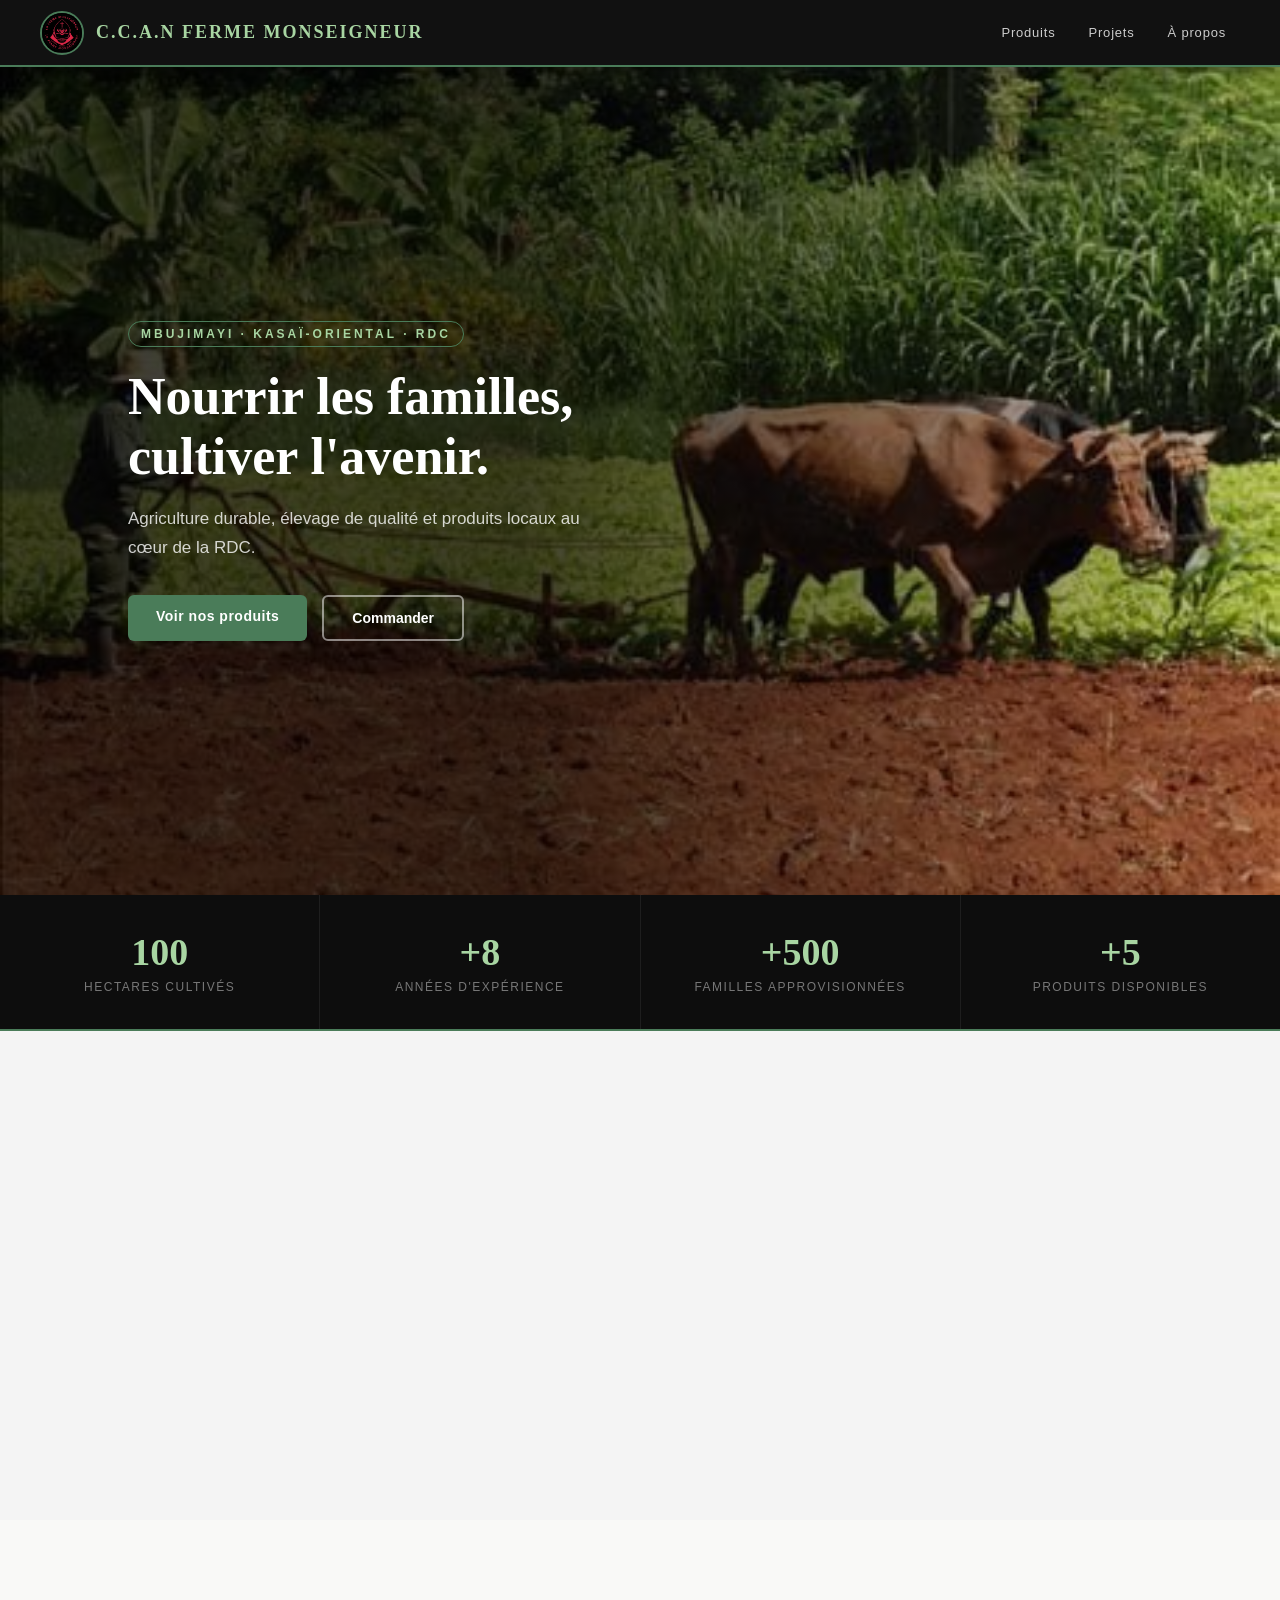
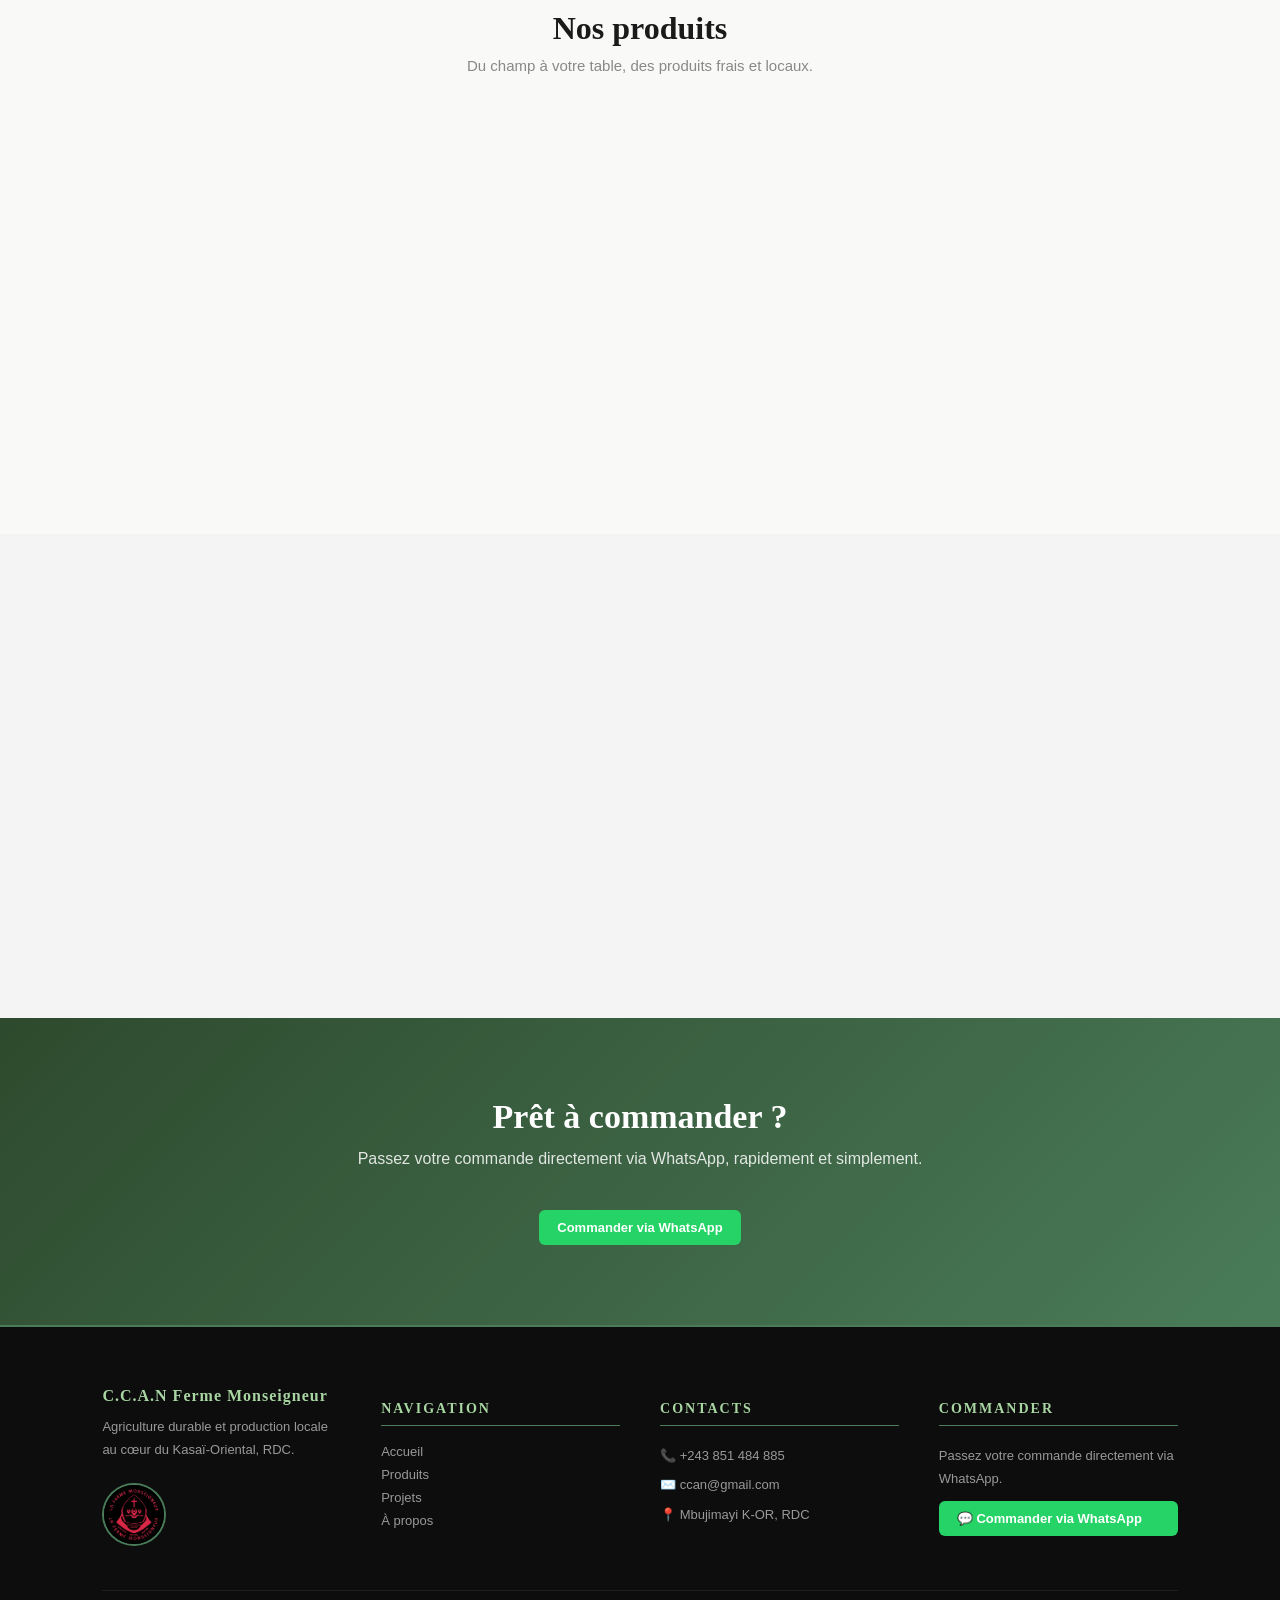
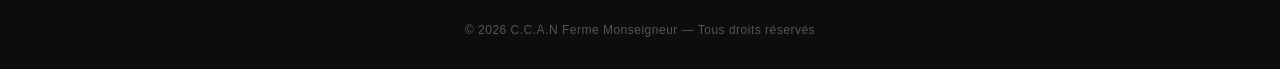
<file: index.html>
<!DOCTYPE html>
<html lang="fr">
<head>
<meta charset="UTF-8">
<meta name="viewport" content="width=device-width, initial-scale=1.0">
<link rel="stylesheet" href="index.css">
<title>C.C.A.N Ferme Monseigneur</title>
</head>

<body>

<header>
<div class="header-brand">
<img src="logonoir.JPG" class="header-logo">
<span class="header-nom">C.C.A.N Ferme Monseigneur</span>
</div>
<button class="hamburger" onclick="toggleMenu()">&#9776;</button>
<nav id="main-nav">
<a href="produits.html">Produits</a>
<a href="projets.html">Projets</a>
<a href="àpropos.html">À propos</a>
</nav>
</header>

<!-- HERO -->

<section class="hero">
<div class="hero-overlay"></div>
<div class="hero-content">
<span class="hero-label">Mbujimayi · Kasaï-Oriental · RDC</span>
<h1>Nourrir les familles,<br>cultiver l'avenir.</h1>
<p>Agriculture durable, élevage de qualité et produits locaux au cœur de la RDC.</p>
<div class="hero-btns">
<a href="produits.html" class="btn-primary">Voir nos produits</a>
<a href="https://wa.me/243851484885" class="btn-secondary" target="_blank">Commander</a>
</div>
</div>
</section>

<!-- STATS -->

<section class="stats">
<div class="stat">
<span class="stat-number">100</span>
<span class="stat-label">Hectares cultivés</span>
</div>
<div class="stat">
<span class="stat-number">+8</span>
<span class="stat-label">Années d'expérience</span>
</div>
<div class="stat">
<span class="stat-number">+500</span>
<span class="stat-label">Familles approvisionnées</span>
</div>
<div class="stat">
<span class="stat-number">+5</span>
<span class="stat-label">Produits disponibles</span>
</div>
</section>

<!-- QUI SOMMES-NOUS -->

<section class="about reveal">
<div class="about-img">
<img src="traction-animale3.jpeg" alt="La ferme">
</div>
<div class="about-text">
<span class="label">Qui sommes-nous</span>
<h2>Une ferme engagée au cœur du Kasaï-Oriental</h2>
<p>C.C.A.N Ferme Monseigneur cultive plusieurs hectares de terres riches à Mbujimayi. Notre mission : nourrir les familles, soutenir l'économie locale et promouvoir une agriculture durable et moderne.</p>
<a href="àpropos.html" class="btn-outline">En savoir plus</a>
</div>
</section>

<!-- NOS PRODUITS -->

<section class="produits-section">
<h2 class="section-title">Nos produits</h2>
<p class="section-sub">Du champ à votre table, des produits frais et locaux.</p>
<div class="produits-grid">

<div class="produit-card reveal">
<div class="produit-img"><img src="mais2.jpeg" alt="Maïs"></div>
<div class="produit-info">
<h3>Maïs</h3>
<p>Cultivé durablement, idéal pour l'alimentation humaine et animale.</p>
<a href="produits.html">Commander →</a>
</div>
</div>

<div class="produit-card reveal">
<div class="produit-img"><img src="manioc2.jpeg" alt="Manioc"></div>
<div class="produit-info">
<h3>Manioc</h3>
<p>Racines fraîches et farines pour la consommation locale.</p>
<a href="produits.html">Commander →</a>
</div>
</div>

<div class="produit-card reveal">
<div class="produit-img"><img src="huile-de-palme.jpeg" alt="Huile de palme"></div>
<div class="produit-info">
<h3>Huile de palme</h3>
<p>Extraite localement, pure et naturelle pour la cuisine.</p>
<a href="produits.html">Commander →</a>
</div>
</div>

<div class="produit-card reveal">
<div class="produit-img"><img src="Oeufs.jpeg" alt="Volaille & Œufs"></div>
<div class="produit-info">
<h3>Volaille & Œufs</h3>
<p>Poules et cailles élevées en milieu sain, œufs frais chaque jour.</p>
<a href="produits.html">Commander →</a>
</div>
</div>

</div>
</section>

<!-- TRACTION ANIMALE -->

<section class="about reverse reveal">
<div class="about-img">
<img src="Traction-animale1.jpeg" alt="Traction animale">
</div>
<div class="about-text">
<span class="label">Notre méthode</span>
<h2>Tradition et modernité au service de la terre</h2>
<p>Nous utilisons la traction animale par les bœufs, une pratique respectueuse et efficace qui allie savoir-faire ancestral et agriculture durable.</p>
<a href="projets.html" class="btn-outline">Voir nos projets</a>
</div>
</section>

<!-- CTA WHATSAPP -->

<section class="cta-section">
<h2>Prêt à commander ?</h2>
<p>Passez votre commande directement via WhatsApp, rapidement et simplement.</p>
<a href="https://wa.me/243851484885" class="btn-whatsapp" target="_blank">Commander via WhatsApp</a>
</section>

<footer>
<div class="footer-container">

<div class="footer-column">
<div class="footer-brand-name">C.C.A.N Ferme Monseigneur</div>
<p>Agriculture durable et production locale au cœur du Kasaï-Oriental, RDC.</p>
<img src="logonoir.JPG" alt="Logo">
</div>

<div class="footer-column">
<h3>Navigation</h3>
<a href="index.html">Accueil</a>
<a href="produits.html">Produits</a>
<a href="projets.html">Projets</a>
<a href="àpropos.html">À propos</a>
</div>

<div class="footer-column">
<h3>Contacts</h3>
<p>📞 +243 851 484 885</p>
<p>✉️ ccan@gmail.com</p>
<p>📍 Mbujimayi K-OR, RDC</p>
</div>

<div class="footer-column">
<h3>Commander</h3>
<p>Passez votre commande directement via WhatsApp.</p>
<a href="https://wa.me/243851484885" class="btn-whatsapp" target="_blank">💬 Commander via WhatsApp</a>
</div>

</div>
<div class="footer-bottom">
<p>© 2026 C.C.A.N Ferme Monseigneur — Tous droits réservés</p>
</div>
</footer>

<script>
const reveals = document.querySelectorAll('.reveal');
const observer = new IntersectionObserver((entries) => {
  entries.forEach(entry => {
    if(entry.isIntersecting){
      entry.target.classList.add('visible');
    } else {
      entry.target.classList.remove('visible');
    }
  });
}, { threshold: 0.12 });

reveals.forEach(el => observer.observe(el));
reveals.forEach(el => {
  if(el.getBoundingClientRect().top < window.innerHeight){
    el.classList.add('visible');
  }
});

function toggleMenu(){
  document.getElementById('main-nav').classList.toggle('open');
}
</script>

</body>
</html>
</file>
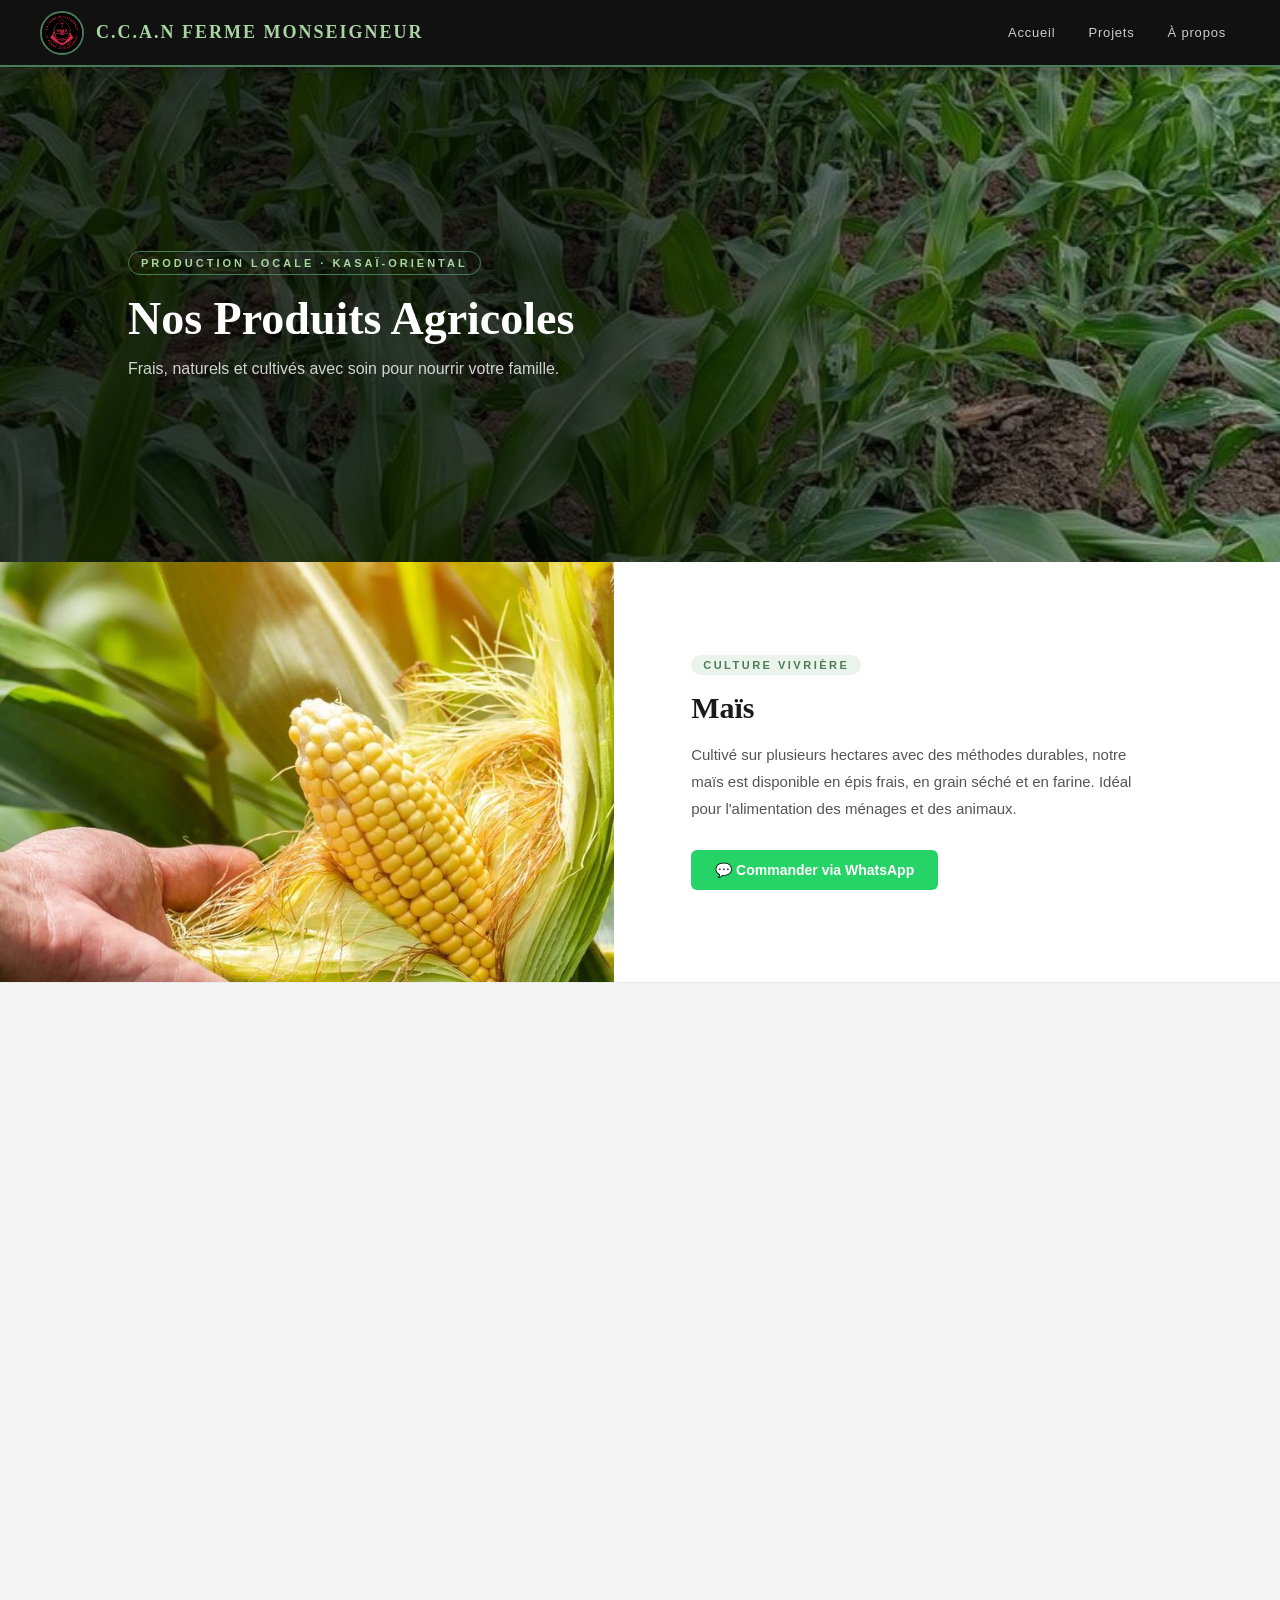
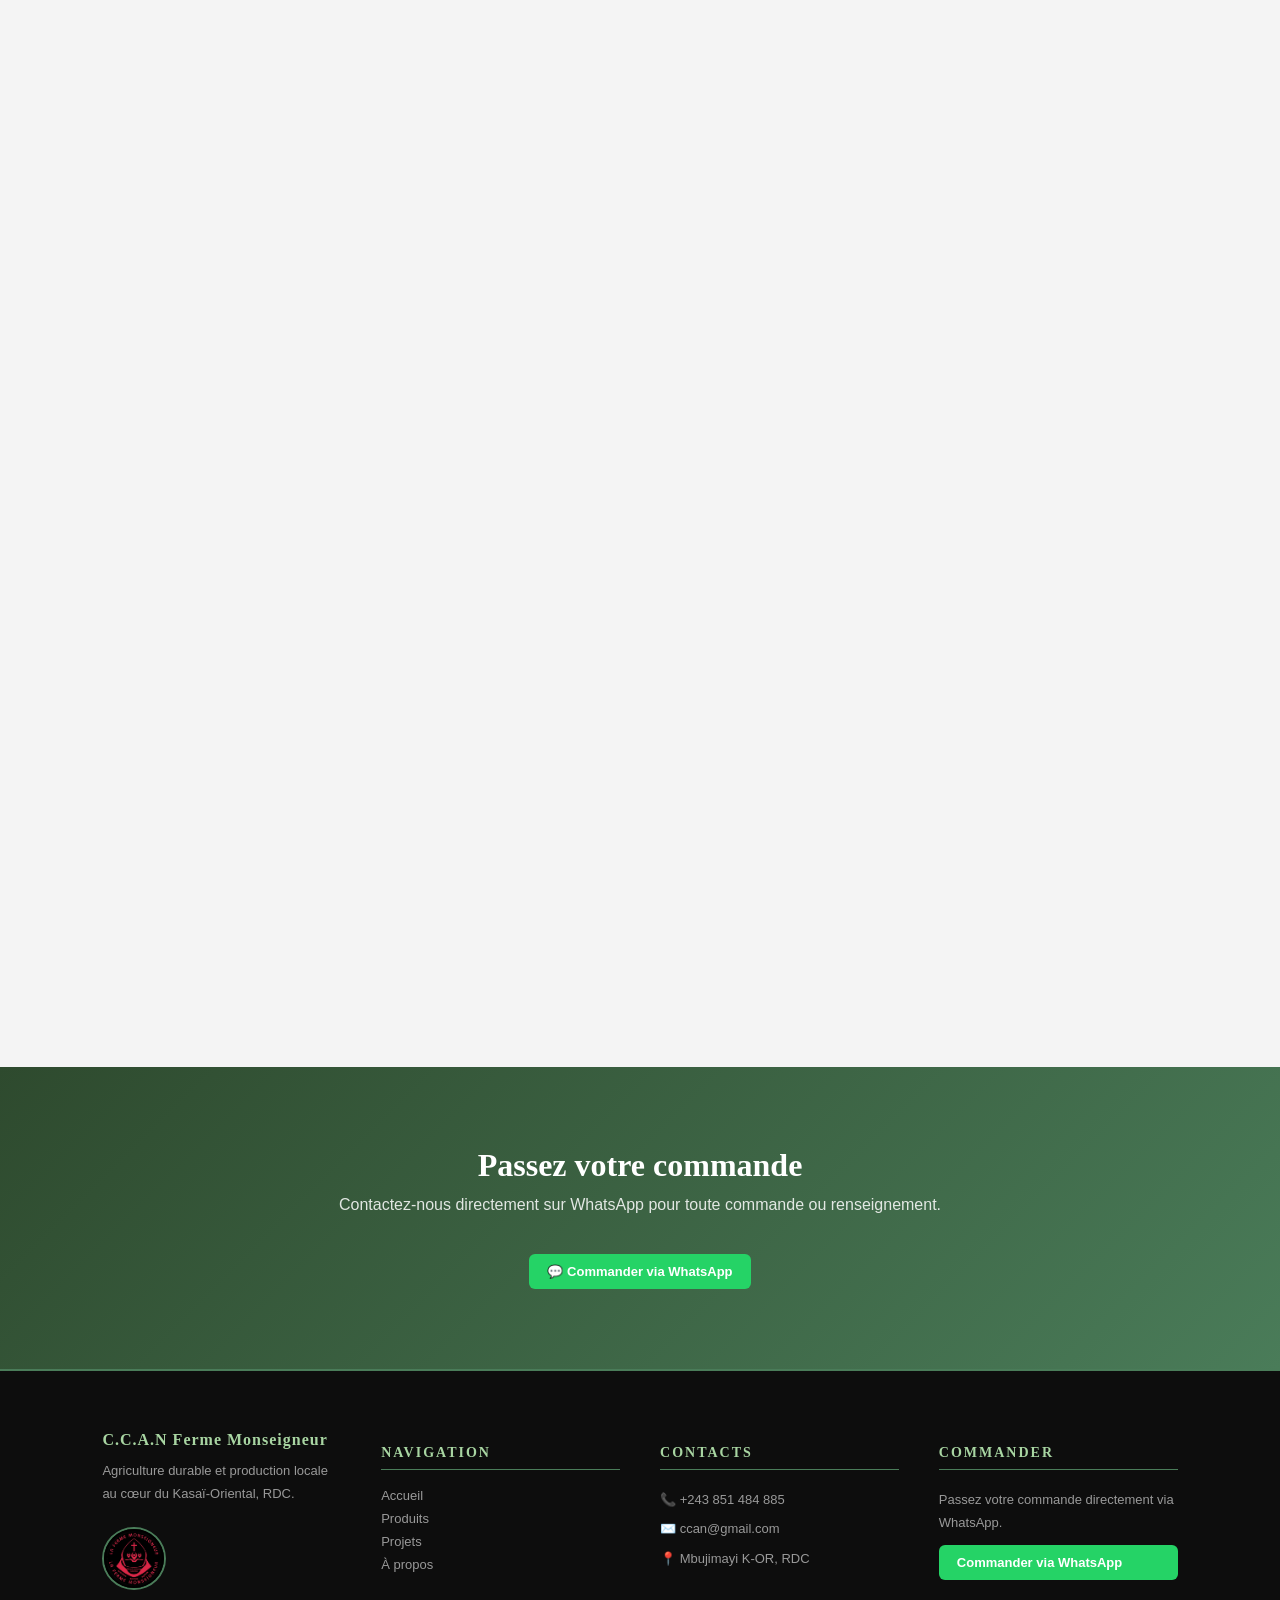
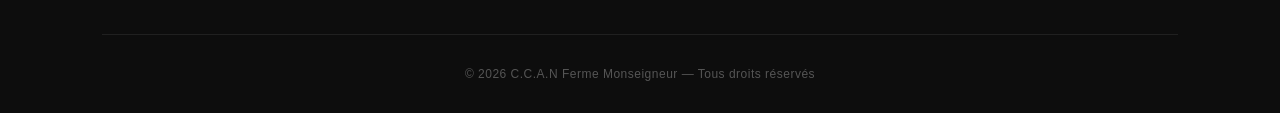
<file: produits.html>
<!DOCTYPE html>
<html lang="fr">
<head>
<meta charset="UTF-8">
<meta name="viewport" content="width=device-width, initial-scale=1.0">
<title>Produits - C.C.A.N Ferme Monseigneur</title>
<link rel="stylesheet" href="produits.css">
</head>

<body>

<header>
<div class="header-brand">
<img src="logonoir.JPG" class="header-logo">
<span class="header-nom">C.C.A.N Ferme Monseigneur</span>
</div>
<button class="hamburger" onclick="toggleMenu()">&#9776;</button>
<nav id="main-nav">
<a href="index.html">Accueil</a>
<a href="projets.html">Projets</a>
<a href="àpropos.html">À propos</a>
</nav>
</header>

<!-- HERO -->

<section class="hero">
<div class="hero-overlay"></div>
<div class="hero-content">
<span class="hero-label">Production locale · Kasaï-Oriental</span>
<h1>Nos Produits Agricoles</h1>
<p>Frais, naturels et cultivés avec soin pour nourrir votre famille.</p>
</div>
</section>

<!-- MAÏS -->

<section class="product reveal">
<div class="product-img">
<img src="mais2.jpeg" alt="Maïs">
</div>
<div class="product-body">
<span class="product-label">Culture vivrière</span>
<h2>Maïs</h2>
<p>Cultivé sur plusieurs hectares avec des méthodes durables, notre maïs est disponible en épis frais, en grain séché et en farine. Idéal pour l'alimentation des ménages et des animaux.</p>
<a href="https://wa.me/243851484885?text=Bonjour%2C%20je%20souhaite%20commander%20du%20Ma%C3%AFs" class="btn-commander" target="_blank">💬 Commander via WhatsApp</a>
</div>
</section>

<!-- MANIOC -->

<section class="product reverse reveal">
<div class="product-img">
<img src="manioc2.jpeg" alt="Manioc">
</div>
<div class="product-body">
<span class="product-label">Culture vivrière</span>
<h2>Manioc</h2>
<p>Racines fraîches de qualité, transformables en farine, chikwangue ou pondu. Le manioc de la ferme C.C.A.N est une base essentielle de l'alimentation locale.</p>
<a href="https://wa.me/243851484885 ?text=Bonjour%2C%20je%20souhaite%20commander%20du%20Manioc" class="btn-commander" target="_blank">💬 Commander via WhatsApp</a>
</div>
</section>

<!-- HUILE DE PALME -->

<section class="product reveal">
<div class="product-img">
<img src="huile-de-palme.jpeg" alt="Huile de palme">
</div>
<div class="product-body">
<span class="product-label">Produit transformé</span>
<h2>Huile de palme</h2>
<p>Extraite de palmiers cultivés localement, notre huile de palme rouge est pure, naturelle et prête à l'emploi pour la cuisine quotidienne et la transformation alimentaire.</p>
<a href="https://wa.me/243851484885?text=Bonjour%2C%20je%20souhaite%20commander%20de%20l%27Huile%20de%20Palme" class="btn-commander" target="_blank">💬 Commander via WhatsApp</a>
</div>
</section>

<!-- POULES ET ŒUFS -->

<section class="product reverse reveal">
<div class="product-img">
<img src="Oeufs.jpeg" alt="Volaille et œufs">
</div>
<div class="product-body">
<span class="product-label">Élevage</span>
<h2>Poules & Œufs</h2>
<p>Nos poules sont élevées dans un environnement sain et spacieux. Elles produisent des œufs frais et nutritifs disponibles régulièrement pour les ménages et revendeurs.</p>
<a href="https://wa.me/243851484885?text=Bonjour%2C%20je%20souhaite%20commander%20des%20Poules%20et%20%C5%92ufs" class="btn-commander" target="_blank">💬 Commander via WhatsApp</a>
</div>
</section>

<!-- CAILLES -->

<section class="product reveal">
<div class="product-img">
<img src="oeuf-de-caille.jpeg" alt="Cailles et œufs de caille">
</div>
<div class="product-body">
<span class="product-label">Élevage</span>
<h2>Cailles & Œufs de caille</h2>
<p>La ferme élève des cailles dont les œufs sont reconnus pour leur richesse nutritive. Une production de niche, appréciée pour la qualité et la saveur.</p>
<a href="https://wa.me/243851484885?text=Bonjour%2C%20je%20souhaite%20commander%20des%20Cailles%20et%20%C5%92ufs%20de%20caille" class="btn-commander" target="_blank">💬 Commander via WhatsApp</a>
</div>
</section>

<!-- CTA -->

<section class="cta-section">
<h2>Passez votre commande</h2>
<p>Contactez-nous directement sur WhatsApp pour toute commande ou renseignement.</p>
<a href="https://wa.me/243851484885" class="btn-whatsapp" target="_blank">💬 Commander via WhatsApp</a>
</section>

<footer>
<div class="footer-container">

<div class="footer-column">
<div class="footer-brand-name">C.C.A.N Ferme Monseigneur</div>
<p>Agriculture durable et production locale au cœur du Kasaï-Oriental, RDC.</p>
<img src="logonoir.JPG" alt="Logo">
</div>

<div class="footer-column">
<h3>Navigation</h3>
<a href="index.html">Accueil</a>
<a href="produits.html">Produits</a>
<a href="projets.html">Projets</a>
<a href="àpropos.html">À propos</a>
</div>

<div class="footer-column">
<h3>Contacts</h3>
<p>📞 +243 851 484 885</p>
<p>✉️ ccan@gmail.com</p>
<p>📍 Mbujimayi K-OR, RDC</p>
</div>

<div class="footer-column">
<h3>Commander</h3>
<p>Passez votre commande directement via WhatsApp.</p>
<a href="https://wa.me/243851484885" class="btn-whatsapp" target="_blank">Commander via WhatsApp</a>
</div>

</div>
<div class="footer-bottom">
<p>© 2026 C.C.A.N Ferme Monseigneur — Tous droits réservés</p>
</div>
</footer>

<script>
const reveals = document.querySelectorAll('.reveal');
const observer = new IntersectionObserver((entries) => {
  entries.forEach(entry => {
    if(entry.isIntersecting){
      entry.target.classList.add('visible');
    } else {
      entry.target.classList.remove('visible');
    }
  });
}, { threshold: 0.12 });

reveals.forEach(el => observer.observe(el));
reveals.forEach(el => {
  if(el.getBoundingClientRect().top < window.innerHeight){
    el.classList.add('visible');
  }
});

function toggleMenu(){
  document.getElementById('main-nav').classList.toggle('open');
}
</script>

</body>
</html>
</file>
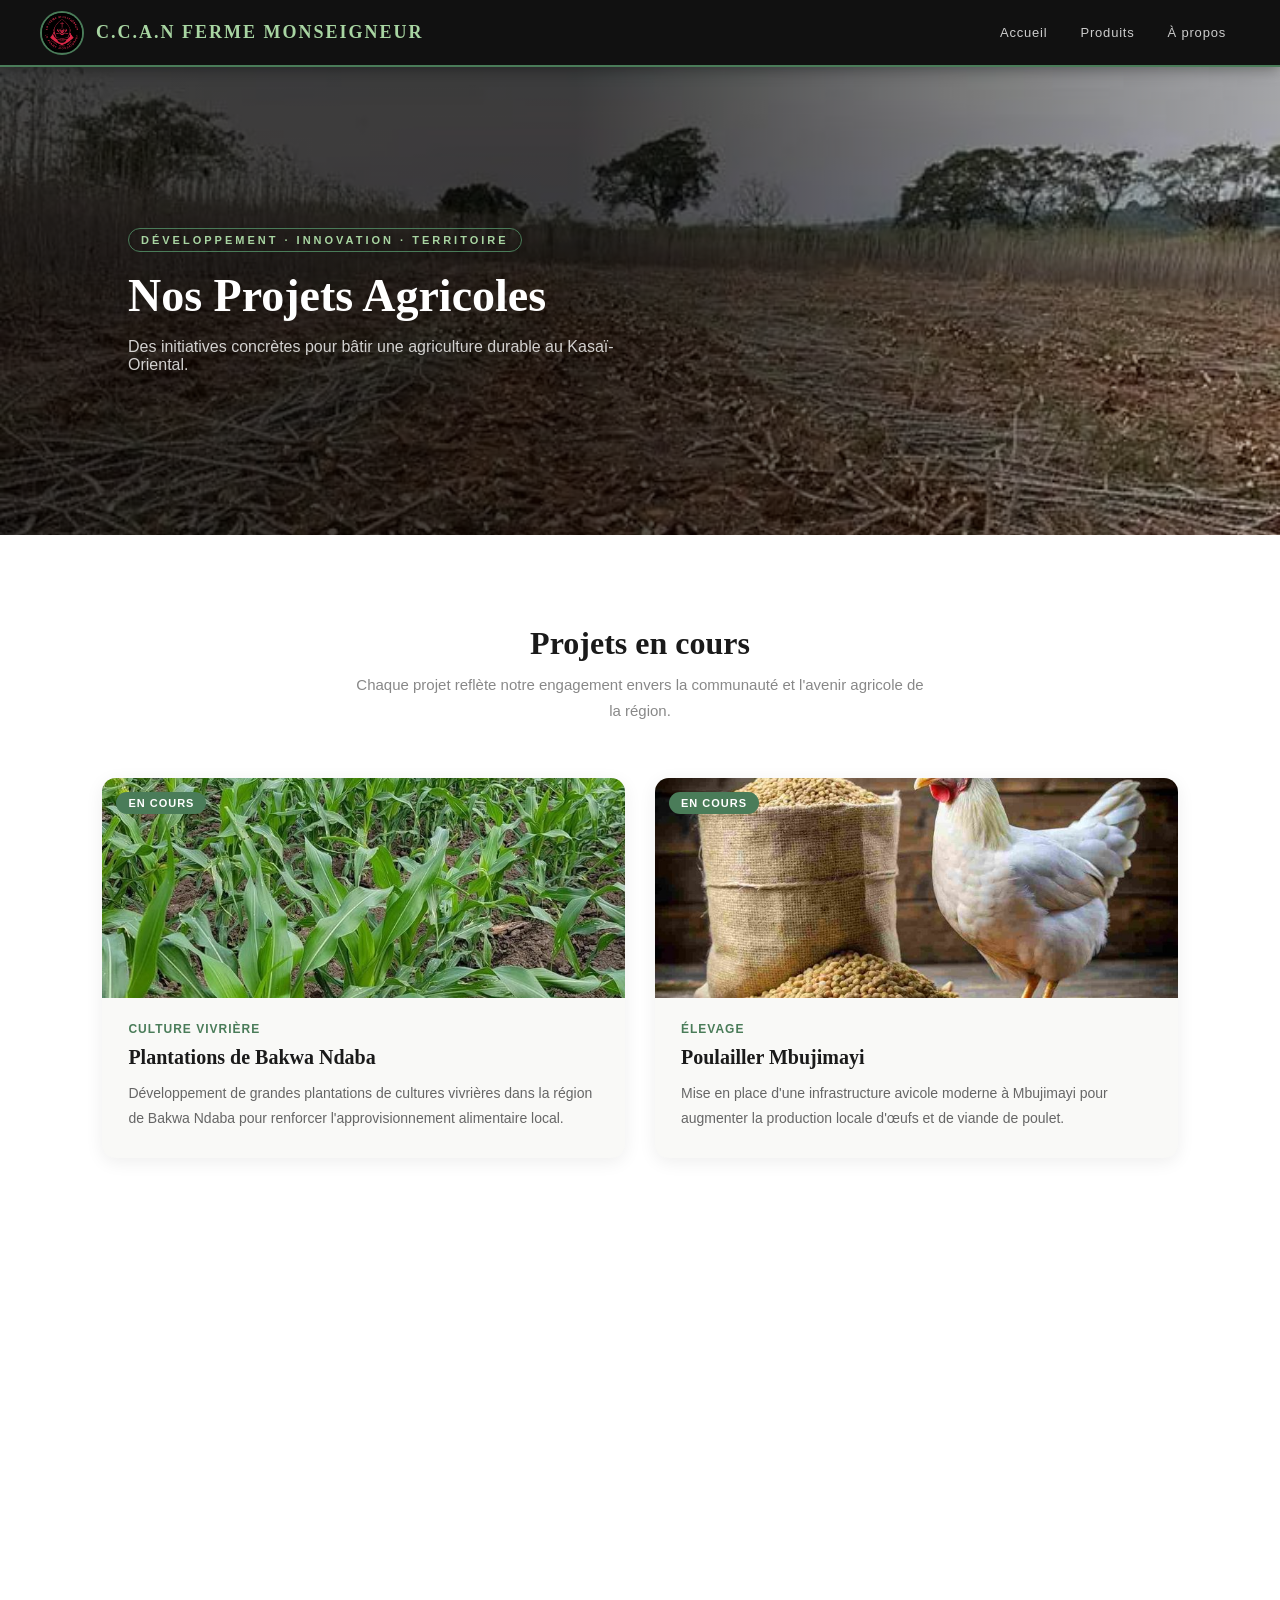
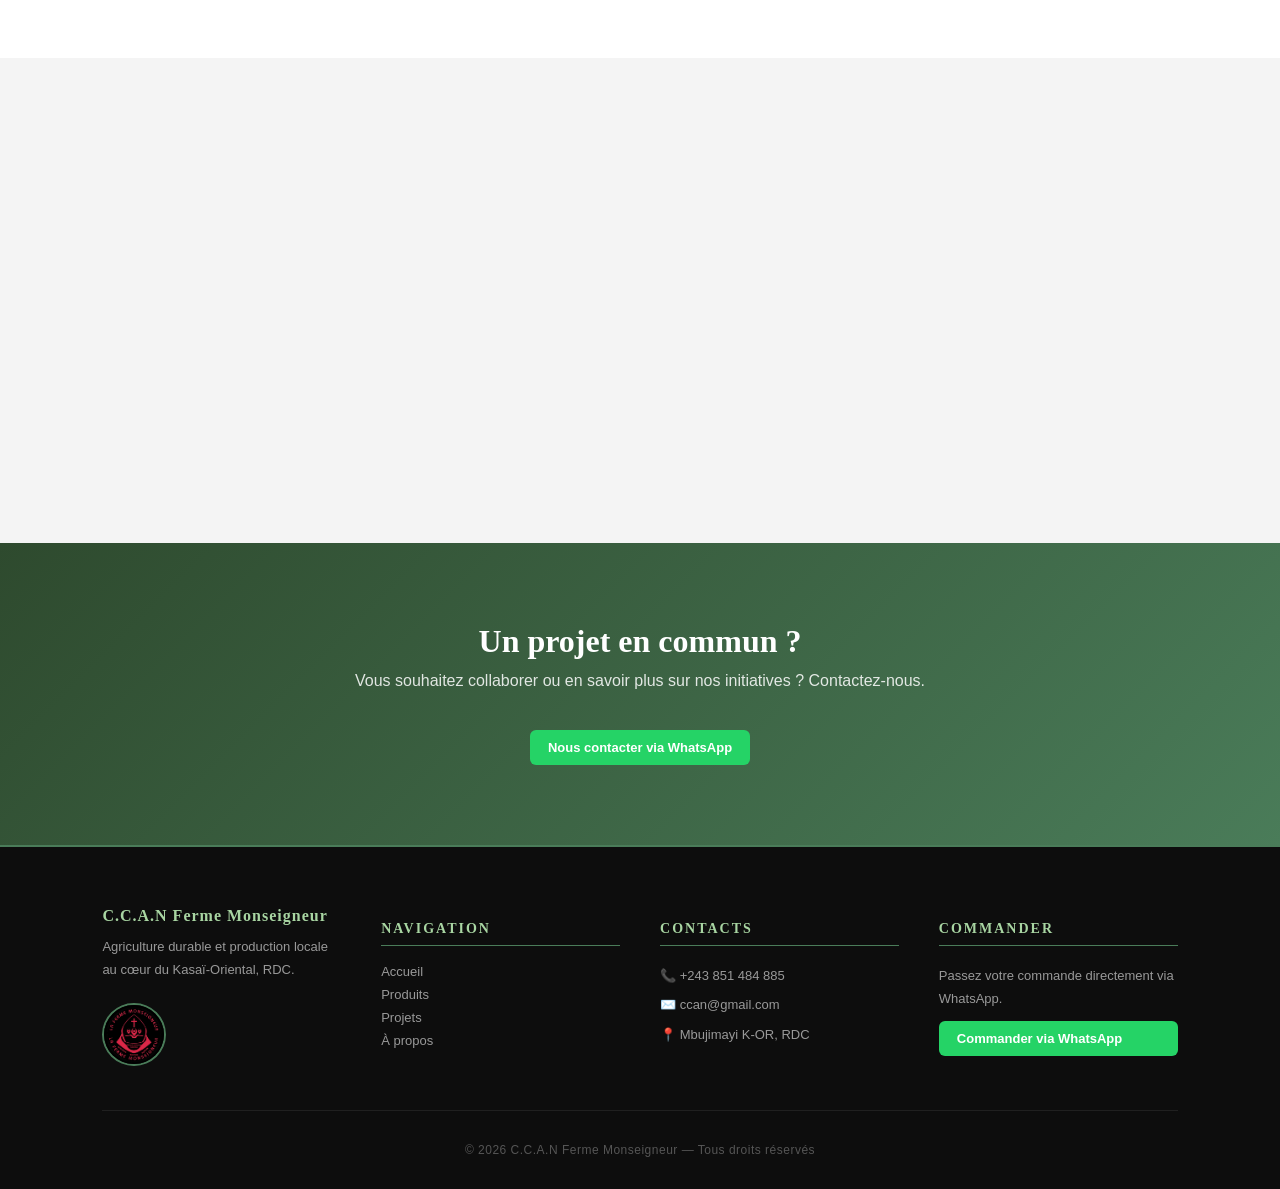
<file: projets.html>
<!DOCTYPE html>
<html lang="fr">
<head>
<meta charset="UTF-8">
<meta name="viewport" content="width=device-width, initial-scale=1.0">
<title>Projets - C.C.A.N Ferme Monseigneur</title>
<link rel="stylesheet" href="projets.css">
</head>

<body>

<header>
<div class="header-brand">
<img src="logonoir.JPG" class="header-logo">
<span class="header-nom">C.C.A.N Ferme Monseigneur</span>
</div>
<button class="hamburger" onclick="toggleMenu()">&#9776;</button>
<nav id="main-nav">
<a href="index.html">Accueil</a>
<a href="produits.html">Produits</a>
<a href="àpropos.html">À propos</a>
</nav>
</header>

<!-- HERO -->

<section class="hero">
<div class="hero-overlay"></div>
<div class="hero-content">
<span class="hero-label">Développement · Innovation · Territoire</span>
<h1>Nos Projets Agricoles</h1>
<p>Des initiatives concrètes pour bâtir une agriculture durable au Kasaï-Oriental.</p>
</div>
</section>

<!-- PROJETS -->

<section class="projets-section">
<h2 class="section-title">Projets en cours</h2>
<p class="section-sub">Chaque projet reflète notre engagement envers la communauté et l'avenir agricole de la région.</p>

<div class="projets-grid">

<div class="projet-card reveal">
<div class="projet-img">
<img src="champdemais.jpeg" alt="Plantations de Bakwa Ndaba">
<span class="badge badge-actif">En cours</span>
</div>
<div class="projet-body">
<span class="projet-categorie">Culture vivrière</span>
<h3>Plantations de Bakwa Ndaba</h3>
<p>Développement de grandes plantations de cultures vivrières dans la région de Bakwa Ndaba pour renforcer l'approvisionnement alimentaire local.</p>
</div>
</div>

<div class="projet-card reveal">
<div class="projet-img">
<img src="al-volaille.jpeg
" alt="Poulailler Mbujimayi">
<span class="badge badge-actif">En cours</span>
</div>
<div class="projet-body">
<span class="projet-categorie">Élevage</span>
<h3>Poulailler Mbujimayi</h3>
<p>Mise en place d'une infrastructure avicole moderne à Mbujimayi pour augmenter la production locale d'œufs et de viande de poulet.</p>
</div>
</div>

<div class="projet-card reveal">
<div class="projet-img">
<img src="poulailler.jpeg" alt="Poulailler Bakwa Ndaba">
<span class="badge badge-planifie">En cours</span>
</div>
<div class="projet-body">
<span class="projet-categorie">Élevage</span>
<h3>Poulailler Bakwa Ndaba</h3>
<p>Extension de l'activité avicole vers la zone de Bakwa Ndaba pour répondre à la demande croissante en produits avicoles de qualité.</p>
</div>
</div>

<div class="projet-card reveal">
<div class="projet-img">
<img src="huile-de-palme.jpeg" alt="Transformation des produits">
<span class="badge badge-planifie">Planifié</span>
</div>
<div class="projet-body">
<span class="projet-categorie">Transformation</span>
<h3>Transformation des produits</h3>
<p>Valorisation des récoltes par la transformation en farine, huile et produits dérivés afin d'augmenter leur valeur économique et leur durée de vie.</p>
</div>
</div>

</div>
</section>

<!-- VISION -->

<section class="vision reveal">
<div class="vision-img">
<img src="vision.jpeg" alt="Notre vision">
</div>
<div class="vision-text">
<span class="label">Notre vision</span>
<h2>Construire l'agriculture de demain, aujourd'hui</h2>
<p>Chaque projet que nous menons s'inscrit dans une vision à long terme : rendre la région du Kasaï-Oriental plus autonome sur le plan alimentaire, créer des emplois locaux et transmettre un savoir-faire agricole aux générations futures.</p>
<a href="àpropos.html" class="btn-outline">En savoir plus sur nous</a>
</div>
</section>

<!-- CTA -->

<section class="cta-section">
<h2>Un projet en commun ?</h2>
<p>Vous souhaitez collaborer ou en savoir plus sur nos initiatives ? Contactez-nous.</p>
<a href="https://wa.me/243851484885" class="btn-whatsapp" target="_blank">Nous contacter via WhatsApp</a>
</section>

<footer>
<div class="footer-container">

<div class="footer-column">
<div class="footer-brand-name">C.C.A.N Ferme Monseigneur</div>
<p>Agriculture durable et production locale au cœur du Kasaï-Oriental, RDC.</p>
<img src="logonoir.JPG" alt="Logo">
</div>

<div class="footer-column">
<h3>Navigation</h3>
<a href="index.html">Accueil</a>
<a href="produits.html">Produits</a>
<a href="projets.html">Projets</a>
<a href="àpropos.html">À propos</a>
</div>

<div class="footer-column">
<h3>Contacts</h3>
<p>📞 +243 851 484 885</p>
<p>✉️ ccan@gmail.com</p>
<p>📍 Mbujimayi K-OR, RDC</p>
</div>

<div class="footer-column">
<h3>Commander</h3>
<p>Passez votre commande directement via WhatsApp.</p>
<a href="https://wa.me/243851484885" class="btn-whatsapp" target="_blank">Commander via WhatsApp</a>
</div>

</div>
<div class="footer-bottom">
<p>© 2026 C.C.A.N Ferme Monseigneur — Tous droits réservés</p>
</div>
</footer>

<script>
const reveals = document.querySelectorAll('.reveal');
const observer = new IntersectionObserver((entries) => {
  entries.forEach(entry => {
    if(entry.isIntersecting){
      entry.target.classList.add('visible');
    } else {
      entry.target.classList.remove('visible');
    }
  });
}, { threshold: 0.12 });

reveals.forEach(el => observer.observe(el));
reveals.forEach(el => {
  if(el.getBoundingClientRect().top < window.innerHeight){
    el.classList.add('visible');
  }
});

function toggleMenu(){
  document.getElementById('main-nav').classList.toggle('open');
}
</script>

</body>
</html>
</file>
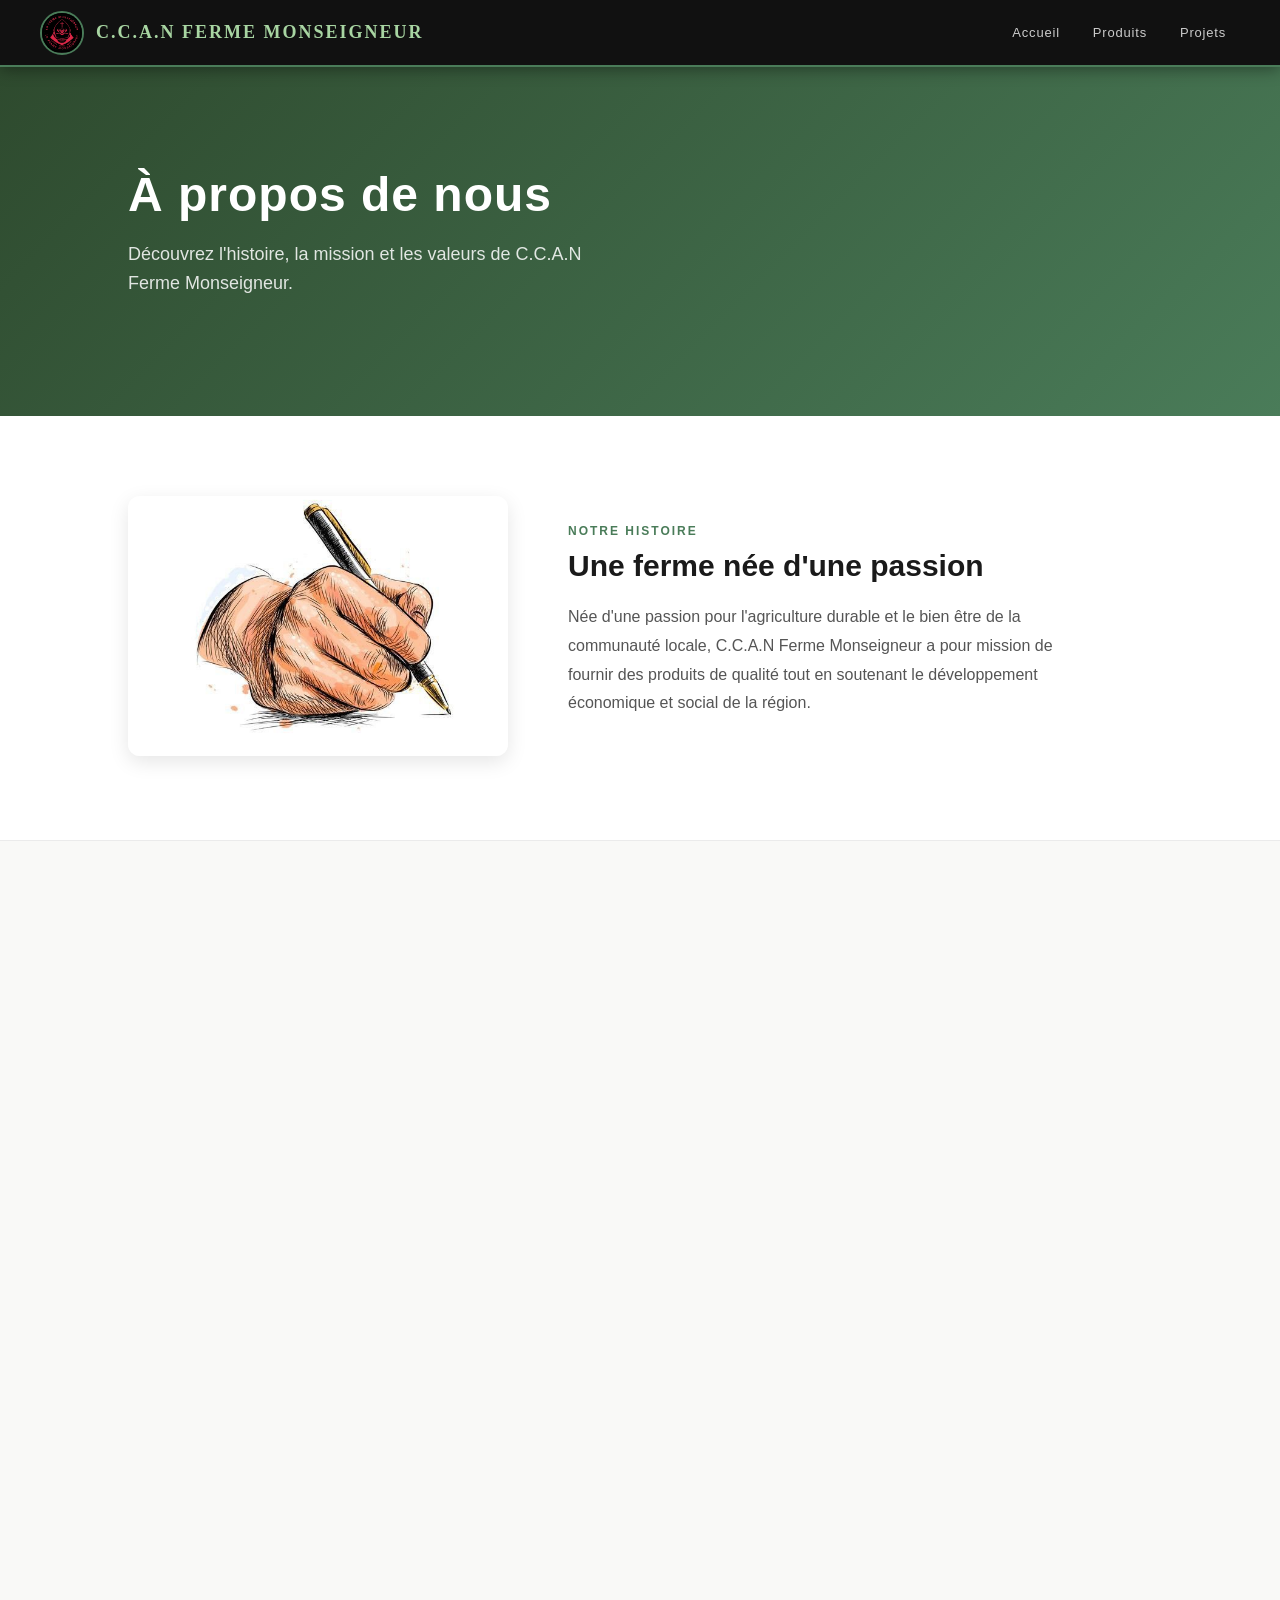
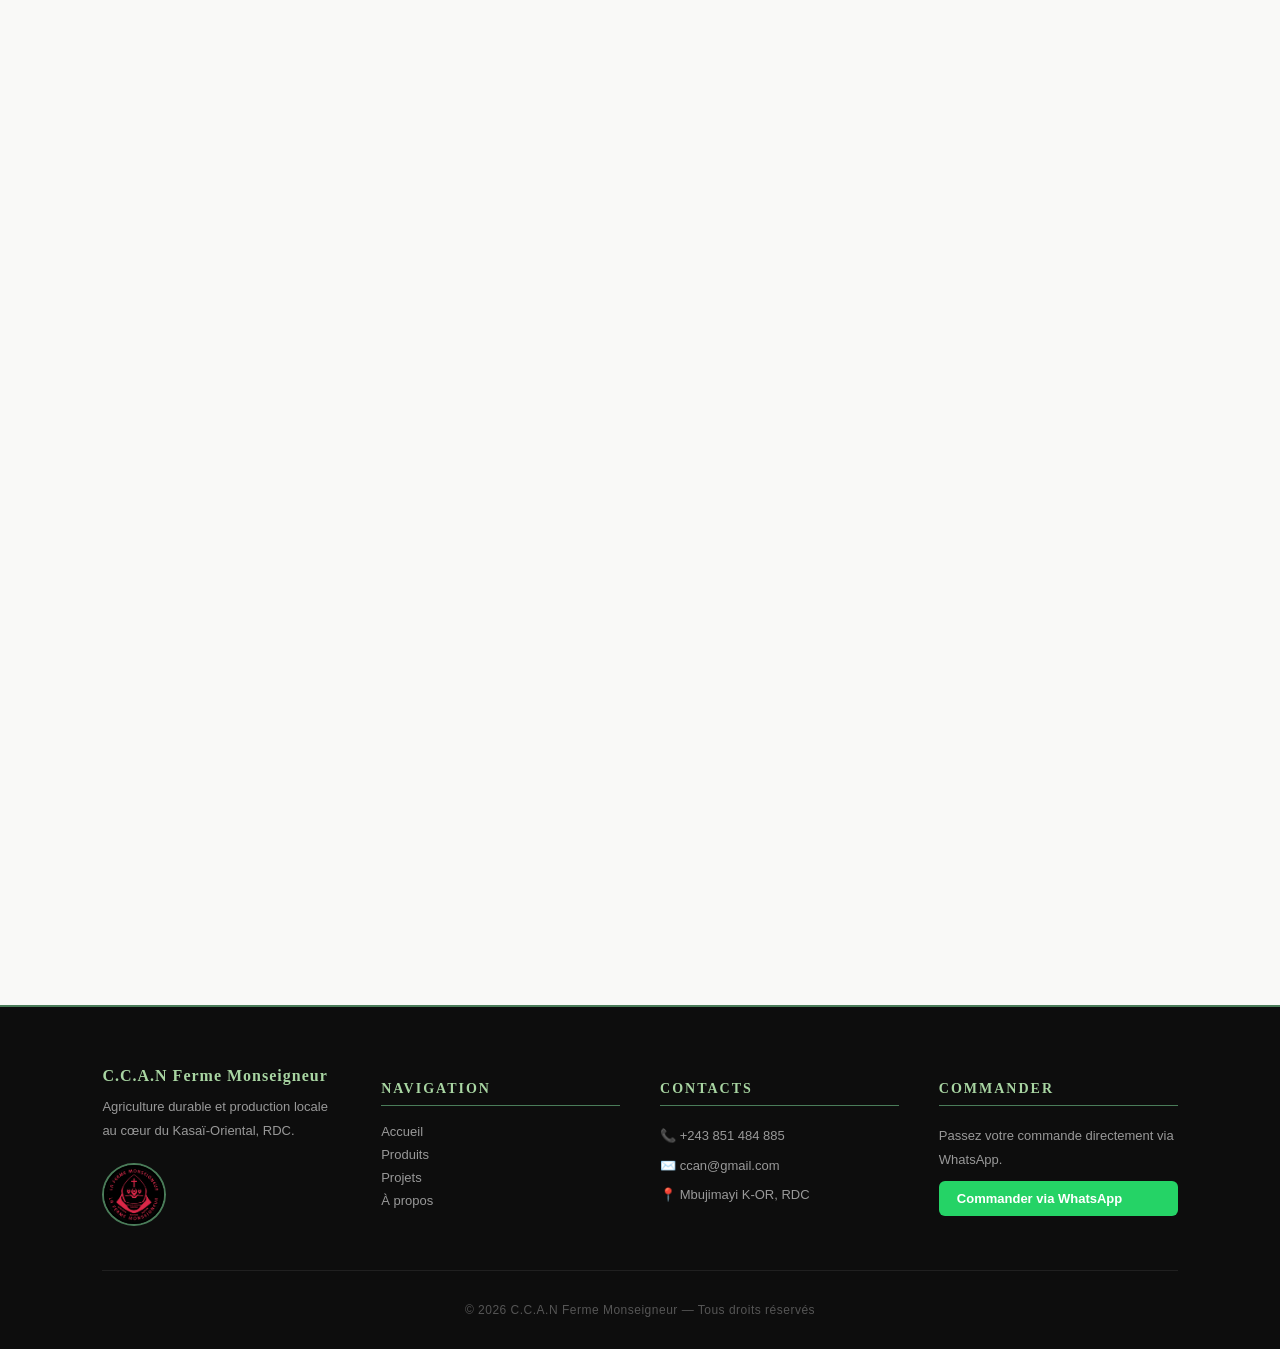
<file: àpropos.html>
<!DOCTYPE html>
<html lang="fr">
<head>
<meta charset="UTF-8">
<meta name="viewport" content="width=device-width, initial-scale=1.0">
<title>À propos - C.C.A.N Ferme Monseigneur</title>
<link rel="stylesheet" href="apropos.css">
</head>

<body>

<header>

<div class="header-brand">
<img src="logonoir.JPG" class="header-logo">
<span class="header-nom">C.C.A.N Ferme Monseigneur</span>
</div>

<button class="hamburger" onclick="toggleMenu()">&#9776;</button>

<nav id="main-nav">
<a href="index.html">Accueil</a>
<a href="produits.html">Produits</a>
<a href="projets.html">Projets</a>
</nav>

</header>

<!-- HERO -->

<section class="hero-apropos reveal">
<div class="hero-text">
<h1>À propos de nous</h1>
<p>Découvrez l'histoire, la mission et les valeurs de C.C.A.N Ferme Monseigneur.</p>
</div>
</section>

<!-- NOTRE HISTOIRE -->

<section class="apropos-section reveal">
<div class="apropos-img">
<img src="histoire.jpeg" alt="Notre histoire">
</div>
<div class="apropos-text">
<span class="label">Notre histoire</span>
<h2>Une ferme née d'une passion</h2>
<p>Née d'une passion pour l'agriculture durable et le bien être de la communauté locale, C.C.A.N Ferme Monseigneur a pour mission de fournir des produits de qualité tout en soutenant le développement économique et social de la région.</p>
</div>
</section>

<!-- NOTRE MISSION -->

<section class="apropos-section reverse reveal">
<div class="apropos-img">
<img src="mission1.jpeg" alt="Notre mission">
</div>
<div class="apropos-text">
<span class="label">Notre mission</span>
<h2>Nourrir et développer la communauté</h2>
<p>CCAN se consacre à la production de produits agricoles de qualité tout en soutenant le développement économique et social de la communauté locale en utilisant des méthodes non méchaniques telles que la traction animale.</p>
</div>
</section>

<!-- NOS VALEURS -->

<section class="valeurs-section reveal">
<h2 class="section-title">Nos valeurs</h2>
<div class="valeurs-grid">

<div class="valeur-card">
<div class="valeur-icon">🌱</div>
<h3>Durabilité</h3>
<p>Engagement envers une agriculture durable et respectueuse de l'environnement.</p>
</div>

<div class="valeur-card">
<div class="valeur-icon">🤝</div>
<h3>Communauté</h3>
<p>Ce projet repose sur le soutien à la communauté locale et les partenariats développés.</p>
</div>

<div class="valeur-card">
<div class="valeur-icon">⭐</div>
<h3>Qualité</h3>
<p>CCAN met à la dispositionn de ses clients des produits de qualité supérieure, cultivés selon les normes les plus strictes.</p>
</div>

</div>
</section>

<!-- NOTRE ÉQUIPE -->

<section class="equipe-section reveal">
<h2 class="section-title">Notre équipe</h2>
<div class="equipe-grid">

<div class="membre-card">

<h3>Ntambwa Nkashama Marcel</h3>
<p class="role">Chef / Manager</p>
<p>CEO Founder</p>
</div>

<div class="membre-card">

<h3>Ciunza Christian</h3>
<p class="role">Administrateur IT / Informaticien</p>
<p> Administrateur et Gestionnaire du parc Informatique de l'entreprise</p>
</div>

<div class="membre-card">

<h3>Felly Mbuyi</h3>
<p class="role">Superviseur/ Technicien</p>
<p>chargé de la gestion courante</p>
</div>

</div>
</section>

<!-- CHIFFRES CLÉS -->

<section class="chiffres-section reveal">
<div class="chiffre">
<h2>+100</h2>
<p>Hectares cultivés</p>
</div>
<div class="chiffre">
<h2>+8</h2>
<p>Années d'expérience</p>
</div>
<div class="chiffre">
<h2>+500</h2>
<p>Familles approvisionnées</p>
</div>
<div class="chiffre">
<h2>+5</h2>
<p>Produits disponibles</p>
</div>
</section>

<footer>

<div class="footer-container">

<div class="footer-column">
<div class="footer-brand-name">C.C.A.N Ferme Monseigneur</div>
<p>Agriculture durable et production locale au cœur du Kasaï-Oriental, RDC.</p>
<img src="logonoir.JPG" alt="Logo">
</div>

<div class="footer-column">
<h3>Navigation</h3>
<a href="index.html">Accueil</a>
<a href="produits.html">Produits</a>
<a href="projets.html">Projets</a>
<a href="àpropos.html">À propos</a>
</div>

<div class="footer-column">
<h3>Contacts</h3>
<p>📞 +243 851 484 885</p>
<p>✉️ ccan@gmail.com</p>
<p>📍 Mbujimayi K-OR, RDC</p>
</div>

<div class="footer-column">
<h3>Commander</h3>
<p>Passez votre commande directement via WhatsApp.</p>
<a href="https://wa.me/243851484885" class="btn-whatsapp" target="_blank">Commander via WhatsApp</a>
</div>

</div>

<div class="footer-bottom">
<p>© 2026 C.C.A.N Ferme Monseigneur — Tous droits réservés</p>
</div>

</footer>

<script>
const reveals = document.querySelectorAll('.reveal');
const observer = new IntersectionObserver((entries) => {
  entries.forEach(entry => {
    if(entry.isIntersecting){
      entry.target.classList.add('visible');
    } else {
      entry.target.classList.remove('visible');
    }
  });
}, { threshold: 0.1 });

reveals.forEach(el => observer.observe(el));
reveals.forEach(el => {
  if(el.getBoundingClientRect().top < window.innerHeight){
    el.classList.add('visible');
  }
});

function toggleMenu(){
  document.getElementById('main-nav').classList.toggle('open');
}
</script>

</body>
</html>
</file>
<file: index.css>
body{
    margin:0;
    font-family:'Segoe UI', Arial, sans-serif;
    background:#f4f4f4;
    color:#1a1a1a;
}

/* HEADER */

header{
    background:#111111;
    padding:0 40px;
    display:flex;
    justify-content:space-between;
    align-items:center;
    position:sticky;
    top:0;
    z-index:1000;
    height:65px;
    border-bottom:2px solid #4a7c59;
    box-shadow:0 2px 15px rgba(0,0,0,0.4);
}

.header-brand{
    display:flex;
    align-items:center;
    gap:12px;
}

.header-logo{
    width:40px;
    height:40px;
    object-fit:contain;
    border-radius:50%;
    border:2px solid #4a7c59;
}

.header-nom{
    font-family:'Georgia', serif;
    font-size:18px;
    font-weight:700;
    color:#a8d5a2;
    letter-spacing:2px;
    text-transform:uppercase;
}

nav{
    display:flex;
    align-items:center;
    gap:5px;
}

nav a{
    color:#cccccc;
    text-decoration:none;
    font-size:13px;
    font-weight:500;
    letter-spacing:0.8px;
    padding:8px 14px;
    border-radius:4px;
    position:relative;
    transition:color 0.3s;
}

nav a::after{
    content:'';
    position:absolute;
    bottom:2px;
    left:14px;
    right:14px;
    height:2px;
    background:#4a7c59;
    transform:scaleX(0);
    transition:transform 0.3s ease;
}

nav a:hover{ color:#ffffff; }
nav a:hover::after{ transform:scaleX(1); }

/* HERO */

.hero{
    position:relative;
    height:92vh;
    min-height:500px;
    background:url('traction-animale2.jpeg') center/cover no-repeat;
    display:flex;
    align-items:center;
}

.hero-overlay{
    position:absolute;
    inset:0;
    background:linear-gradient(to right, rgba(0,0,0,0.75) 40%, rgba(0,0,0,0.2));
}

.hero-content{
    position:relative;
    z-index:1;
    padding:0 10%;
    max-width:650px;
}

.hero-label{
    display:inline-block;
    font-size:12px;
    font-weight:600;
    letter-spacing:3px;
    text-transform:uppercase;
    color:#a8d5a2;
    border:1px solid #4a7c59;
    padding:5px 12px;
    border-radius:20px;
    margin-bottom:20px;
}

.hero-content h1{
    font-family:'Georgia', serif;
    font-size:52px;
    font-weight:700;
    color:#ffffff;
    line-height:1.15;
    margin:0 0 18px 0;
}

.hero-content p{
    font-size:17px;
    color:rgba(255,255,255,0.8);
    line-height:1.7;
    margin:0 0 32px 0;
    max-width:480px;
}

.hero-btns{
    display:flex;
    gap:15px;
    flex-wrap:wrap;
}

.btn-primary{
    background:#4a7c59;
    color:#ffffff;
    padding:13px 28px;
    border-radius:6px;
    text-decoration:none;
    font-size:14px;
    font-weight:600;
    letter-spacing:0.5px;
    transition:background 0.3s, transform 0.2s;
}

.btn-primary:hover{
    background:#3a6347;
    transform:translateY(-2px);
}

.btn-secondary{
    background:transparent;
    color:#ffffff;
    padding:13px 28px;
    border-radius:6px;
    border:2px solid rgba(255,255,255,0.5);
    text-decoration:none;
    font-size:14px;
    font-weight:600;
    transition:border-color 0.3s, background 0.3s;
}

.btn-secondary:hover{
    border-color:#ffffff;
    background:rgba(255,255,255,0.1);
}

/* STATS */

.stats{
    display:flex;
    justify-content:center;
    flex-wrap:wrap;
    background:#0d0d0d;
    border-bottom:2px solid #4a7c59;
}

.stat{
    flex:1;
    min-width:150px;
    text-align:center;
    padding:35px 20px;
    border-right:1px solid rgba(255,255,255,0.07);
}

.stat:last-child{ border-right:none; }

.stat-number{
    display:block;
    font-family:'Georgia', serif;
    font-size:38px;
    font-weight:700;
    color:#a8d5a2;
}

.stat-label{
    display:block;
    font-size:12px;
    color:#777777;
    text-transform:uppercase;
    letter-spacing:1.5px;
    margin-top:6px;
}

/* ABOUT */

.about{
    display:flex;
    align-items:center;
    gap:70px;
    padding:90px 10%;
    background:#ffffff;
}

.about.reverse{
    flex-direction:row-reverse;
    background:#f4f4f4;
}

.about-img{
    flex-shrink:0;
}

.about-img img{
    width:440px;
    height:300px;
    object-fit:cover;
    border-radius:12px;
    box-shadow:0 8px 30px rgba(0,0,0,0.12);
}

.label{
    display:inline-block;
    font-size:11px;
    font-weight:700;
    letter-spacing:3px;
    text-transform:uppercase;
    color:#4a7c59;
    margin-bottom:12px;
}

.about-text h2{
    font-family:'Georgia', serif;
    font-size:30px;
    color:#1a1a1a;
    margin:0 0 18px 0;
    line-height:1.3;
}

.about-text p{
    font-size:16px;
    line-height:1.8;
    color:#555555;
    max-width:480px;
    margin:0 0 28px 0;
}

.btn-outline{
    display:inline-block;
    border:2px solid #4a7c59;
    color:#4a7c59;
    padding:11px 24px;
    border-radius:6px;
    text-decoration:none;
    font-size:14px;
    font-weight:600;
    transition:background 0.3s, color 0.3s;
}

.btn-outline:hover{
    background:#4a7c59;
    color:#ffffff;
}

/* PRODUITS */

.produits-section{
    padding:90px 8%;
    background:#f9f9f7;
    text-align:center;
}

.section-title{
    font-family:'Georgia', serif;
    font-size:32px;
    color:#1a1a1a;
    margin:0 0 10px 0;
}

.section-sub{
    font-size:15px;
    color:#888888;
    margin:0 0 50px 0;
}

.produits-grid{
    display:grid;
    grid-template-columns:repeat(4, 1fr);
    gap:25px;
}

.produit-card{
    background:#ffffff;
    border-radius:12px;
    overflow:hidden;
    box-shadow:0 4px 15px rgba(0,0,0,0.07);
    transition:transform 0.3s, box-shadow 0.3s;
    text-align:left;
}

.produit-card:hover{
    transform:translateY(-6px);
    box-shadow:0 12px 30px rgba(0,0,0,0.12);
}

.produit-img img{
    width:100%;
    height:180px;
    object-fit:cover;
}

.produit-info{
    padding:18px;
}

.produit-info h3{
    font-size:16px;
    margin:0 0 8px 0;
    color:#1a1a1a;
}

.produit-info p{
    font-size:13px;
    color:#777777;
    line-height:1.6;
    margin:0 0 14px 0;
}

.produit-info a{
    font-size:13px;
    font-weight:600;
    color:#4a7c59;
    text-decoration:none;
    transition:letter-spacing 0.2s;
}

.produit-info a:hover{
    letter-spacing:0.5px;
}

/* CTA WHATSAPP */

.cta-section{
    background:linear-gradient(135deg, #2e4a2e, #4a7c59);
    text-align:center;
    padding:80px 10%;
    color:#ffffff;
}

.cta-section h2{
    font-family:'Georgia', serif;
    font-size:34px;
    margin:0 0 14px 0;
}

.cta-section p{
    font-size:16px;
    opacity:0.85;
    margin:0 0 32px 0;
}

/* FOOTER */

footer{
    background:#0d0d0d;
    color:#cccccc;
    padding:60px 8% 0 8%;
    border-top:2px solid #4a7c59;
}

.footer-container{
    display:flex;
    flex-wrap:wrap;
    justify-content:space-between;
    gap:40px;
    padding-bottom:40px;
    border-bottom:1px solid rgba(255,255,255,0.08);
}

.footer-column{
    min-width:180px;
    flex:1;
}

.footer-column img{
    width:60px;
    margin-top:15px;
    border-radius:50%;
    border:2px solid #4a7c59;
}

.footer-column h3{
    font-family:'Georgia', serif;
    font-size:14px;
    font-weight:700;
    color:#a8d5a2;
    text-transform:uppercase;
    letter-spacing:2px;
    margin-bottom:18px;
    padding-bottom:8px;
    border-bottom:1px solid #4a7c59;
}

.footer-column p{
    font-size:13px;
    line-height:1.8;
    color:#999999;
    margin:0 0 6px 0;
}

.footer-column a{
    display:block;
    color:#999999;
    text-decoration:none;
    font-size:13px;
    margin-bottom:8px;
    transition:color 0.3s, padding-left 0.3s;
}

.footer-column a:hover{
    color:#a8d5a2;
    padding-left:6px;
}

.footer-brand-name{
    font-family:'Georgia', serif;
    font-size:16px;
    font-weight:700;
    color:#a8d5a2;
    letter-spacing:1px;
    margin-bottom:10px;
}

.btn-whatsapp{
    display:inline-flex;
    align-items:center;
    gap:8px;
    background:#25d366;
    color:#ffffff !important;
    padding:10px 18px;
    border-radius:6px;
    font-size:13px;
    font-weight:600;
    margin-top:10px;
    text-decoration:none;
    transition:background 0.3s, transform 0.2s !important;
}

.btn-whatsapp:hover{
    background:#1ebe5d;
    transform:translateY(-2px);
    padding-left:18px !important;
}

.footer-bottom{
    text-align:center;
    padding:20px 0;
    font-size:12px;
    color:#555555;
    letter-spacing:0.5px;
}

/* ANIMATION SCROLL */

.reveal{
    opacity:0;
    transform:translateY(40px);
    transition:opacity 0.6s ease, transform 0.6s ease;
}

.reveal.visible{
    opacity:1;
    transform:translateY(0);
}

/* HAMBURGER */

.hamburger{
    display:none;
    background:none;
    border:2px solid #4a7c59;
    color:#a8d5a2;
    font-size:20px;
    cursor:pointer;
    border-radius:6px;
    width:38px;
    height:38px;
    align-items:center;
    justify-content:center;
    transition:background 0.3s;
    margin-left:auto;
}

.hamburger:hover{
    background:#4a7c59;
    color:#ffffff;
}

/* RESPONSIVE */

@media(max-width:1024px){
    .produits-grid{
        grid-template-columns:repeat(2, 1fr);
    }
}

@media(max-width:768px){

header{
    padding:0 15px;
    flex-wrap:nowrap;
    justify-content:space-between;
}

.hamburger{ display:flex; }

#main-nav{
    display:none;
    flex-direction:column;
    width:100%;
    background:#111111;
    padding:10px 0;
    border-top:1px solid #4a7c59;
    position:absolute;
    top:65px;
    left:0;
    right:0;
    box-shadow:0 8px 20px rgba(0,0,0,0.4);
}

#main-nav.open{ display:flex; }

#main-nav a{
    padding:12px 25px;
    border-bottom:1px solid rgba(255,255,255,0.07);
    font-size:14px;
}

#main-nav a::after{ display:none; }

.hero-content h1{ font-size:34px; }
.hero-content{ padding:0 6%; }

.stats{ flex-direction:column; }
.stat{ border-right:none; border-bottom:1px solid rgba(255,255,255,0.07); }
.stat:last-child{ border-bottom:none; }

.about, .about.reverse{
    flex-direction:column;
    padding:50px 6%;
}

.about-img img{
    width:100%;
    height:220px;
}

.produits-grid{ grid-template-columns:1fr; }

.footer-container{
    flex-direction:column;
    align-items:center;
    text-align:center;
}

.footer-column{ width:100%; }

}
</file>
<file: produits.css>
body{
    margin:0;
    font-family:'Segoe UI', Arial, sans-serif;
    background:#f4f4f4;
    color:#1a1a1a;
}

/* HEADER */

header{
    background:#111111;
    padding:0 40px;
    display:flex;
    justify-content:space-between;
    align-items:center;
    position:sticky;
    top:0;
    z-index:1000;
    height:65px;
    border-bottom:2px solid #4a7c59;
    box-shadow:0 2px 15px rgba(0,0,0,0.4);
}

.header-brand{
    display:flex;
    align-items:center;
    gap:12px;
}

.header-logo{
    width:40px;
    height:40px;
    object-fit:contain;
    border-radius:50%;
    border:2px solid #4a7c59;
}

.header-nom{
    font-family:'Georgia', serif;
    font-size:18px;
    font-weight:700;
    color:#a8d5a2;
    letter-spacing:2px;
    text-transform:uppercase;
}

nav{
    display:flex;
    align-items:center;
    gap:5px;
}

nav a{
    color:#cccccc;
    text-decoration:none;
    font-size:13px;
    font-weight:500;
    letter-spacing:0.8px;
    padding:8px 14px;
    border-radius:4px;
    position:relative;
    transition:color 0.3s;
}

nav a::after{
    content:'';
    position:absolute;
    bottom:2px;
    left:14px;
    right:14px;
    height:2px;
    background:#4a7c59;
    transform:scaleX(0);
    transition:transform 0.3s ease;
}

nav a:hover{ color:#ffffff; }
nav a:hover::after{ transform:scaleX(1); }

/* HERO */

.hero{
    position:relative;
    height:55vh;
    min-height:340px;
    background:url('champdemais.jpeg') center/cover no-repeat;
    display:flex;
    align-items:center;
}

.hero-overlay{
    position:absolute;
    inset:0;
    background:linear-gradient(to right, rgba(0,0,0,0.72) 45%, rgba(0,0,0,0.2));
}

.hero-content{
    position:relative;
    z-index:1;
    padding:0 10%;
}

.hero-label{
    display:inline-block;
    font-size:11px;
    font-weight:600;
    letter-spacing:3px;
    text-transform:uppercase;
    color:#a8d5a2;
    border:1px solid #4a7c59;
    padding:5px 12px;
    border-radius:20px;
    margin-bottom:16px;
}

.hero-content h1{
    font-family:'Georgia', serif;
    font-size:46px;
    font-weight:700;
    color:#ffffff;
    margin:0 0 14px 0;
    line-height:1.2;
}

.hero-content p{
    font-size:16px;
    color:rgba(255,255,255,0.8);
    margin:0;
}

/* SECTIONS PRODUIT */

.product{
    display:flex;
    align-items:center;
    gap:0;
    background:#ffffff;
    border-bottom:1px solid #ebebeb;
    min-height:420px;
}

.product.reverse{
    flex-direction:row-reverse;
    background:#f9f9f7;
}

.product-img{
    flex:0 0 48%;
    height:420px;
    overflow:hidden;
}

.product-img img{
    width:100%;
    height:100%;
    object-fit:cover;
    transition:transform 0.5s ease;
}

.product:hover .product-img img{
    transform:scale(1.04);
}

.product-body{
    flex:1;
    padding:50px 6%;
}

.product-label{
    display:inline-block;
    font-size:11px;
    font-weight:700;
    letter-spacing:2.5px;
    text-transform:uppercase;
    color:#4a7c59;
    background:#eaf4ec;
    padding:4px 12px;
    border-radius:20px;
    margin-bottom:16px;
}

.product-body h2{
    font-family:'Georgia', serif;
    font-size:30px;
    color:#1a1a1a;
    margin:0 0 16px 0;
}

.product-body p{
    font-size:15px;
    line-height:1.8;
    color:#555555;
    max-width:460px;
    margin:0 0 28px 0;
}

.btn-commander{
    display:inline-flex;
    align-items:center;
    gap:8px;
    background:#25d366;
    color:#ffffff;
    padding:12px 24px;
    border-radius:6px;
    text-decoration:none;
    font-size:14px;
    font-weight:600;
    transition:background 0.3s, transform 0.2s;
}

.btn-commander:hover{
    background:#1ebe5d;
    transform:translateY(-2px);
}

/* CTA */

.cta-section{
    background:linear-gradient(135deg, #2e4a2e, #4a7c59);
    text-align:center;
    padding:80px 10%;
    color:#ffffff;
}

.cta-section h2{
    font-family:'Georgia', serif;
    font-size:32px;
    margin:0 0 12px 0;
}

.cta-section p{
    font-size:16px;
    opacity:0.85;
    margin:0 0 30px 0;
}

/* FOOTER */

footer{
    background:#0d0d0d;
    color:#cccccc;
    padding:60px 8% 0 8%;
    border-top:2px solid #4a7c59;
}

.footer-container{
    display:flex;
    flex-wrap:wrap;
    justify-content:space-between;
    gap:40px;
    padding-bottom:40px;
    border-bottom:1px solid rgba(255,255,255,0.08);
}

.footer-column{
    min-width:180px;
    flex:1;
}

.footer-column img{
    width:60px;
    margin-top:15px;
    border-radius:50%;
    border:2px solid #4a7c59;
}

.footer-column h3{
    font-family:'Georgia', serif;
    font-size:14px;
    font-weight:700;
    color:#a8d5a2;
    text-transform:uppercase;
    letter-spacing:2px;
    margin-bottom:18px;
    padding-bottom:8px;
    border-bottom:1px solid #4a7c59;
}

.footer-column p{
    font-size:13px;
    line-height:1.8;
    color:#999999;
    margin:0 0 6px 0;
}

.footer-column a{
    display:block;
    color:#999999;
    text-decoration:none;
    font-size:13px;
    margin-bottom:8px;
    transition:color 0.3s, padding-left 0.3s;
}

.footer-column a:hover{
    color:#a8d5a2;
    padding-left:6px;
}

.footer-brand-name{
    font-family:'Georgia', serif;
    font-size:16px;
    font-weight:700;
    color:#a8d5a2;
    letter-spacing:1px;
    margin-bottom:10px;
}

.btn-whatsapp{
    display:inline-flex;
    align-items:center;
    gap:8px;
    background:#25d366;
    color:#ffffff !important;
    padding:10px 18px;
    border-radius:6px;
    font-size:13px;
    font-weight:600;
    margin-top:10px;
    text-decoration:none;
    transition:background 0.3s, transform 0.2s !important;
}

.btn-whatsapp:hover{
    background:#1ebe5d;
    transform:translateY(-2px);
    padding-left:18px !important;
}

.footer-bottom{
    text-align:center;
    padding:20px 0;
    font-size:12px;
    color:#555555;
    letter-spacing:0.5px;
}

/* ANIMATION SCROLL */

.reveal{
    opacity:0;
    transform:translateY(40px);
    transition:opacity 0.6s ease, transform 0.6s ease;
}

.reveal.visible{
    opacity:1;
    transform:translateY(0);
}

/* HAMBURGER */

.hamburger{
    display:none;
    background:none;
    border:2px solid #4a7c59;
    color:#a8d5a2;
    font-size:20px;
    cursor:pointer;
    border-radius:6px;
    width:38px;
    height:38px;
    align-items:center;
    justify-content:center;
    transition:background 0.3s;
    margin-left:auto;
}

.hamburger:hover{
    background:#4a7c59;
    color:#ffffff;
}

/* RESPONSIVE */

@media(max-width:768px){

header{
    padding:0 15px;
    flex-wrap:nowrap;
    justify-content:space-between;
}

.hamburger{ display:flex; }

#main-nav{
    display:none;
    flex-direction:column;
    width:100%;
    background:#111111;
    padding:10px 0;
    border-top:1px solid #4a7c59;
    position:absolute;
    top:65px;
    left:0;
    right:0;
    box-shadow:0 8px 20px rgba(0,0,0,0.4);
}

#main-nav.open{ display:flex; }

#main-nav a{
    padding:12px 25px;
    border-bottom:1px solid rgba(255,255,255,0.07);
    font-size:14px;
}

#main-nav a::after{ display:none; }

.hero-content h1{ font-size:30px; }

.product, .product.reverse{
    flex-direction:column;
    min-height:auto;
}

.product-img{
    flex:none;
    width:100%;
    height:240px;
}

.product-body{
    padding:35px 6%;
}

.product-body p{ max-width:100%; }

.footer-container{
    flex-direction:column;
    align-items:center;
    text-align:center;
}

.footer-column{ width:100%; }

}
</file>
<file: projets.css>
body{
    margin:0;
    font-family:'Segoe UI', Arial, sans-serif;
    background:#f4f4f4;
    color:#1a1a1a;
}

/* HEADER */

header{
    background:#111111;
    padding:0 40px;
    display:flex;
    justify-content:space-between;
    align-items:center;
    position:sticky;
    top:0;
    z-index:1000;
    height:65px;
    border-bottom:2px solid #4a7c59;
    box-shadow:0 2px 15px rgba(0,0,0,0.4);
}

.header-brand{
    display:flex;
    align-items:center;
    gap:12px;
}

.header-logo{
    width:40px;
    height:40px;
    object-fit:contain;
    border-radius:50%;
    border:2px solid #4a7c59;
}

.header-nom{
    font-family:'Georgia', serif;
    font-size:18px;
    font-weight:700;
    color:#a8d5a2;
    letter-spacing:2px;
    text-transform:uppercase;
}

nav{
    display:flex;
    align-items:center;
    gap:5px;
}

nav a{
    color:#cccccc;
    text-decoration:none;
    font-size:13px;
    font-weight:500;
    letter-spacing:0.8px;
    padding:8px 14px;
    border-radius:4px;
    position:relative;
    transition:color 0.3s;
}

nav a::after{
    content:'';
    position:absolute;
    bottom:2px;
    left:14px;
    right:14px;
    height:2px;
    background:#4a7c59;
    transform:scaleX(0);
    transition:transform 0.3s ease;
}

nav a:hover{ color:#ffffff; }
nav a:hover::after{ transform:scaleX(1); }

/* HERO */

.hero{
    position:relative;
    height:52vh;
    min-height:320px;
    background:url('recolte-manioc.jpeg') center/cover no-repeat;
    display:flex;
    align-items:center;
}

.hero-overlay{
    position:absolute;
    inset:0;
    background:linear-gradient(to right, rgba(0,0,0,0.72) 45%, rgba(0,0,0,0.2));
}

.hero-content{
    position:relative;
    z-index:1;
    padding:0 10%;
}

.hero-label{
    display:inline-block;
    font-size:11px;
    font-weight:600;
    letter-spacing:3px;
    text-transform:uppercase;
    color:#a8d5a2;
    border:1px solid #4a7c59;
    padding:5px 12px;
    border-radius:20px;
    margin-bottom:16px;
}

.hero-content h1{
    font-family:'Georgia', serif;
    font-size:46px;
    font-weight:700;
    color:#ffffff;
    margin:0 0 14px 0;
    line-height:1.2;
}

.hero-content p{
    font-size:16px;
    color:rgba(255,255,255,0.8);
    margin:0;
    max-width:500px;
}

/* SECTION PROJETS */

.projets-section{
    padding:90px 8%;
    background:#ffffff;
    text-align:center;
}

.section-title{
    font-family:'Georgia', serif;
    font-size:32px;
    color:#1a1a1a;
    margin:0 0 10px 0;
}

.section-sub{
    font-size:15px;
    color:#888888;
    max-width:580px;
    margin:0 auto 55px auto;
    line-height:1.7;
}

.projets-grid{
    display:grid;
    grid-template-columns:repeat(2, 1fr);
    gap:30px;
}

/* CARTE PROJET */

.projet-card{
    background:#f9f9f7;
    border-radius:14px;
    overflow:hidden;
    box-shadow:0 4px 18px rgba(0,0,0,0.07);
    text-align:left;
    transition:transform 0.3s, box-shadow 0.3s;
}

.projet-card:hover{
    transform:translateY(-6px);
    box-shadow:0 14px 35px rgba(0,0,0,0.12);
}

.projet-img{
    position:relative;
    height:220px;
    overflow:hidden;
}

.projet-img img{
    width:100%;
    height:100%;
    object-fit:cover;
    transition:transform 0.5s ease;
}

.projet-card:hover .projet-img img{
    transform:scale(1.05);
}

/* BADGES */

.badge{
    position:absolute;
    top:14px;
    left:14px;
    font-size:11px;
    font-weight:700;
    letter-spacing:1px;
    text-transform:uppercase;
    padding:5px 12px;
    border-radius:20px;
}

.badge-actif{
    background:#4a7c59;
    color:#ffffff;
}

.badge-planifie{
    background:#e8a020;
    color:#ffffff;
}

.projet-body{
    padding:24px 26px 28px;
}

.projet-categorie{
    font-size:12px;
    font-weight:600;
    color:#4a7c59;
    letter-spacing:1px;
    text-transform:uppercase;
    display:block;
    margin-bottom:10px;
}

.projet-body h3{
    font-family:'Georgia', serif;
    font-size:20px;
    color:#1a1a1a;
    margin:0 0 12px 0;
}

.projet-body p{
    font-size:14px;
    line-height:1.75;
    color:#666666;
    margin:0;
}

/* VISION */

.vision{
    display:flex;
    align-items:center;
    gap:70px;
    padding:90px 10%;
    background:#f4f4f4;
}

.vision-img{
    flex-shrink:0;
}

.vision-img img{
    width:440px;
    height:300px;
    object-fit:cover;
    border-radius:12px;
    box-shadow:0 8px 30px rgba(0,0,0,0.12);
}

.label{
    display:inline-block;
    font-size:11px;
    font-weight:700;
    letter-spacing:3px;
    text-transform:uppercase;
    color:#4a7c59;
    margin-bottom:12px;
}

.vision-text h2{
    font-family:'Georgia', serif;
    font-size:30px;
    color:#1a1a1a;
    margin:0 0 18px 0;
    line-height:1.3;
}

.vision-text p{
    font-size:15px;
    line-height:1.85;
    color:#555555;
    max-width:480px;
    margin:0 0 28px 0;
}

.btn-outline{
    display:inline-block;
    border:2px solid #4a7c59;
    color:#4a7c59;
    padding:11px 24px;
    border-radius:6px;
    text-decoration:none;
    font-size:14px;
    font-weight:600;
    transition:background 0.3s, color 0.3s;
}

.btn-outline:hover{
    background:#4a7c59;
    color:#ffffff;
}

/* CTA */

.cta-section{
    background:linear-gradient(135deg, #2e4a2e, #4a7c59);
    text-align:center;
    padding:80px 10%;
    color:#ffffff;
}

.cta-section h2{
    font-family:'Georgia', serif;
    font-size:32px;
    margin:0 0 12px 0;
}

.cta-section p{
    font-size:16px;
    opacity:0.85;
    margin:0 0 30px 0;
}

/* FOOTER */

footer{
    background:#0d0d0d;
    color:#cccccc;
    padding:60px 8% 0 8%;
    border-top:2px solid #4a7c59;
}

.footer-container{
    display:flex;
    flex-wrap:wrap;
    justify-content:space-between;
    gap:40px;
    padding-bottom:40px;
    border-bottom:1px solid rgba(255,255,255,0.08);
}

.footer-column{
    min-width:180px;
    flex:1;
}

.footer-column img{
    width:60px;
    margin-top:15px;
    border-radius:50%;
    border:2px solid #4a7c59;
}

.footer-column h3{
    font-family:'Georgia', serif;
    font-size:14px;
    font-weight:700;
    color:#a8d5a2;
    text-transform:uppercase;
    letter-spacing:2px;
    margin-bottom:18px;
    padding-bottom:8px;
    border-bottom:1px solid #4a7c59;
}

.footer-column p{
    font-size:13px;
    line-height:1.8;
    color:#999999;
    margin:0 0 6px 0;
}

.footer-column a{
    display:block;
    color:#999999;
    text-decoration:none;
    font-size:13px;
    margin-bottom:8px;
    transition:color 0.3s, padding-left 0.3s;
}

.footer-column a:hover{
    color:#a8d5a2;
    padding-left:6px;
}

.footer-brand-name{
    font-family:'Georgia', serif;
    font-size:16px;
    font-weight:700;
    color:#a8d5a2;
    letter-spacing:1px;
    margin-bottom:10px;
}

.btn-whatsapp{
    display:inline-flex;
    align-items:center;
    gap:8px;
    background:#25d366;
    color:#ffffff !important;
    padding:10px 18px;
    border-radius:6px;
    font-size:13px;
    font-weight:600;
    margin-top:10px;
    text-decoration:none;
    transition:background 0.3s, transform 0.2s !important;
}

.btn-whatsapp:hover{
    background:#1ebe5d;
    transform:translateY(-2px);
    padding-left:18px !important;
}

.footer-bottom{
    text-align:center;
    padding:20px 0;
    font-size:12px;
    color:#555555;
    letter-spacing:0.5px;
}

/* ANIMATION SCROLL */

.reveal{
    opacity:0;
    transform:translateY(40px);
    transition:opacity 0.6s ease, transform 0.6s ease;
}

.reveal.visible{
    opacity:1;
    transform:translateY(0);
}

/* HAMBURGER */

.hamburger{
    display:none;
    background:none;
    border:2px solid #4a7c59;
    color:#a8d5a2;
    font-size:20px;
    cursor:pointer;
    border-radius:6px;
    width:38px;
    height:38px;
    align-items:center;
    justify-content:center;
    transition:background 0.3s;
    margin-left:auto;
}

.hamburger:hover{
    background:#4a7c59;
    color:#ffffff;
}

/* RESPONSIVE */

@media(max-width:768px){

header{
    padding:0 15px;
    flex-wrap:nowrap;
    justify-content:space-between;
}

.hamburger{ display:flex; }

#main-nav{
    display:none;
    flex-direction:column;
    width:100%;
    background:#111111;
    padding:10px 0;
    border-top:1px solid #4a7c59;
    position:absolute;
    top:65px;
    left:0;
    right:0;
    box-shadow:0 8px 20px rgba(0,0,0,0.4);
}

#main-nav.open{ display:flex; }

#main-nav a{
    padding:12px 25px;
    border-bottom:1px solid rgba(255,255,255,0.07);
    font-size:14px;
}

#main-nav a::after{ display:none; }

.hero-content h1{ font-size:30px; }

.projets-grid{ grid-template-columns:1fr; }

.vision{
    flex-direction:column;
    padding:50px 6%;
}

.vision-img img{
    width:100%;
    height:220px;
}

.vision-text p{ max-width:100%; }

.footer-container{
    flex-direction:column;
    align-items:center;
    text-align:center;
}

.footer-column{ width:100%; }

}
</file>
<file: apropos.css>
body{
    margin:0;
    font-family:'Segoe UI', Arial, sans-serif;
    background:#f9f9f7;
    color:#2d2d2d;
}

/* HEADER */

header{
    background:#111111;
    padding:0 40px;
    display:flex;
    justify-content:space-between;
    align-items:center;
    position:sticky;
    top:0;
    z-index:1000;
    height:65px;
    border-bottom:2px solid #4a7c59;
    box-shadow:0 2px 15px rgba(0,0,0,0.4);
}

.header-brand{
    display:flex;
    align-items:center;
    gap:12px;
    text-decoration:none;
}

.header-logo{
    width:40px;
    height:40px;
    object-fit:contain;
    border-radius:50%;
    border:2px solid #4a7c59;
}

.header-nom{
    font-family:'Georgia', serif;
    font-size:18px;
    font-weight:700;
    color:#a8d5a2;
    letter-spacing:2px;
    text-transform:uppercase;
}

nav{
    display:flex;
    align-items:center;
    gap:5px;
}

nav a{
    color:#cccccc;
    text-decoration:none;
    font-size:13px;
    font-weight:500;
    letter-spacing:0.8px;
    padding:8px 14px;
    border-radius:4px;
    position:relative;
    transition:color 0.3s;
}

nav a::after{
    content:'';
    position:absolute;
    bottom:2px;
    left:14px;
    right:14px;
    height:2px;
    background:#4a7c59;
    transform:scaleX(0);
    transition:transform 0.3s ease;
}

nav a:hover{
    color:#ffffff;
}

nav a:hover::after{
    transform:scaleX(1);
}

/* HERO */

.hero-apropos{
    background:linear-gradient(135deg, #2e4a2e, #4a7c59);
    padding:100px 10%;
    color:white;
}

.hero-text h1{
    font-size:48px;
    font-weight:700;
    margin:0 0 15px 0;
    letter-spacing:1px;
}

.hero-text p{
    font-size:18px;
    opacity:0.85;
    max-width:500px;
    line-height:1.6;
}

/* SECTIONS HISTOIRE / MISSION */

.apropos-section{
    display:flex;
    align-items:center;
    gap:60px;
    padding:80px 10%;
    background:#ffffff;
    border-bottom:1px solid #ebebeb;
}

.apropos-section.reverse{
    flex-direction:row-reverse;
    background:#f4f4f0;
}

.apropos-img{
    flex-shrink:0;
}

.apropos-img img{
    width:380px;
    height:260px;
    object-fit:cover;
    border-radius:12px;
    box-shadow:0 6px 20px rgba(0,0,0,0.1);
}

.apropos-text .label{
    font-size:12px;
    font-weight:700;
    text-transform:uppercase;
    letter-spacing:2px;
    color:#4a7c59;
}

.apropos-text h2{
    font-size:30px;
    margin:10px 0 20px 0;
    color:#1a1a1a;
}

.apropos-text p{
    line-height:1.8;
    font-size:16px;
    color:#555;
    max-width:500px;
}

/* VALEURS */

.valeurs-section{
    padding:80px 10%;
    background:#2e4a2e;
    text-align:center;
}

.section-title{
    font-size:32px;
    color:#ffffff;
    margin-bottom:50px;
}

.valeurs-grid{
    display:flex;
    gap:30px;
    justify-content:center;
    flex-wrap:wrap;
}

.valeur-card{
    background:rgba(255,255,255,0.08);
    border:1px solid rgba(255,255,255,0.15);
    border-radius:12px;
    padding:35px 25px;
    width:250px;
    color:white;
    transition:transform 0.3s;
}

.valeur-card:hover{
    transform:translateY(-5px);
}

.valeur-icon{
    font-size:36px;
    margin-bottom:15px;
}

.valeur-card h3{
    font-size:20px;
    margin:0 0 12px 0;
}

.valeur-card p{
    font-size:14px;
    line-height:1.7;
    opacity:0.8;
}

/* ÉQUIPE */

.equipe-section{
    padding:80px 10%;
    background:#f9f9f7;
    text-align:center;
}

.equipe-section .section-title{
    color:#1a1a1a;
}

.equipe-grid{
    display:flex;
    gap:30px;
    justify-content:center;
    flex-wrap:wrap;
}

.membre-card{
    background:#ffffff;
    border-radius:12px;
    padding:30px 20px;
    width:220px;
    box-shadow:0 4px 15px rgba(0,0,0,0.07);
    transition:transform 0.3s;
}

.membre-card:hover{
    transform:translateY(-5px);
}

.membre-card img{
    width:100px;
    height:100px;
    object-fit:cover;
    border-radius:50%;
    margin-bottom:15px;
    border:3px solid #a8d5a2;
}

.membre-card h3{
    margin:0 0 5px 0;
    font-size:17px;
    color:#1a1a1a;
}

.membre-card .role{
    color:#4a7c59;
    font-size:13px;
    font-weight:600;
    margin:0 0 10px 0;
}

.membre-card p{
    font-size:13px;
    color:#777;
    line-height:1.6;
}

/* CHIFFRES CLÉS */

.chiffres-section{
    display:flex;
    justify-content:center;
    flex-wrap:wrap;
    gap:0;
    background:#1a1a1a;
    padding:60px 10%;
}

.chiffre{
    text-align:center;
    padding:20px 50px;
    color:white;
    border-right:1px solid rgba(255,255,255,0.15);
}

.chiffre:last-child{
    border-right:none;
}

.chiffre h2{
    font-size:42px;
    color:#a8d5a2;
    margin:0 0 8px 0;
}

.chiffre p{
    font-size:14px;
    opacity:0.7;
    margin:0;
    text-transform:uppercase;
    letter-spacing:1px;
}

/* FOOTER */

footer{
    background:#0d0d0d;
    color:#cccccc;
    padding:60px 8% 0 8%;
    border-top:2px solid #4a7c59;
}

.footer-container{
    display:flex;
    flex-wrap:wrap;
    justify-content:space-between;
    gap:40px;
    padding-bottom:40px;
    border-bottom:1px solid rgba(255,255,255,0.08);
}

.footer-column{
    min-width:180px;
    flex:1;
}

.footer-column img{
    width:60px;
    margin-top:15px;
    border-radius:50%;
    border:2px solid #4a7c59;
}

.footer-column h3{
    font-family:'Georgia', serif;
    font-size:14px;
    font-weight:700;
    color:#a8d5a2;
    text-transform:uppercase;
    letter-spacing:2px;
    margin-bottom:18px;
    padding-bottom:8px;
    border-bottom:1px solid #4a7c59;
}

.footer-column p{
    font-size:13px;
    line-height:1.8;
    color:#999999;
    margin:0 0 6px 0;
}

.footer-column a{
    display:block;
    color:#999999;
    text-decoration:none;
    font-size:13px;
    margin-bottom:8px;
    transition:color 0.3s, padding-left 0.3s;
}

.footer-column a:hover{
    color:#a8d5a2;
    padding-left:6px;
}

.footer-brand-name{
    font-family:'Georgia', serif;
    font-size:16px;
    font-weight:700;
    color:#a8d5a2;
    letter-spacing:1px;
    margin-bottom:10px;
}

.btn-whatsapp{
    display:inline-flex;
    align-items:center;
    gap:8px;
    background:#25d366;
    color:#ffffff !important;
    padding:10px 18px;
    border-radius:6px;
    font-size:13px;
    font-weight:600;
    margin-top:10px;
    transition:background 0.3s, transform 0.2s !important;
}

.btn-whatsapp:hover{
    background:#1ebe5d;
    transform:translateY(-2px);
    padding-left:18px !important;
}

.footer-bottom{
    text-align:center;
    padding:20px 0;
    font-size:12px;
    color:#555555;
    letter-spacing:0.5px;
}

/* ANIMATION SCROLL */

.reveal{
    opacity:0;
    transform:translateY(40px);
    transition:opacity 0.7s ease, transform 0.7s ease;
}

.reveal.visible{
    opacity:1;
    transform:translateY(0);
}

/* HAMBURGER */

.hamburger{
    display:none;
    background:none;
    border:2px solid #4a7c59;
    color:#a8d5a2;
    font-size:20px;
    cursor:pointer;
    border-radius:6px;
    width:38px;
    height:38px;
    align-items:center;
    justify-content:center;
    transition:background 0.3s;
    margin-left:auto;
}

.hamburger:hover{
    background:#4a7c59;
    color:#ffffff;
}

@media(max-width:768px){

header{
    padding:0 15px;
    flex-wrap:nowrap;
    justify-content:space-between;
}

.hamburger{
    display:flex;
}

#main-nav{
    display:none;
    flex-direction:column;
    width:100%;
    background:#111111;
    padding:10px 0;
    border-top:1px solid #4a7c59;
    position:absolute;
    top:65px;
    left:0;
    right:0;
    box-shadow:0 8px 20px rgba(0,0,0,0.4);
}

#main-nav.open{
    display:flex;
}

#main-nav a{
    padding:12px 25px;
    border-bottom:1px solid rgba(255,255,255,0.07);
    font-size:14px;
    letter-spacing:0.5px;
}

#main-nav a::after{
    display:none;
}

.hero-text h1{
    font-size:30px;
}

.apropos-section{
    flex-direction:column;
    padding:50px 5%;
}

.apropos-section.reverse{
    flex-direction:column;
}

.apropos-img img{
    width:100%;
    height:200px;
}

.valeurs-grid, .equipe-grid{
    flex-direction:column;
    align-items:center;
}

.chiffres-section{
    flex-direction:column;
    align-items:center;
}

.chiffre{
    border-right:none;
    border-bottom:1px solid rgba(255,255,255,0.15);
    padding:20px;
}

.footer-container{
    flex-direction:column;
    align-items:center;
    text-align:center;
}

.footer-column{
    width:100%;
}

}
</file>
